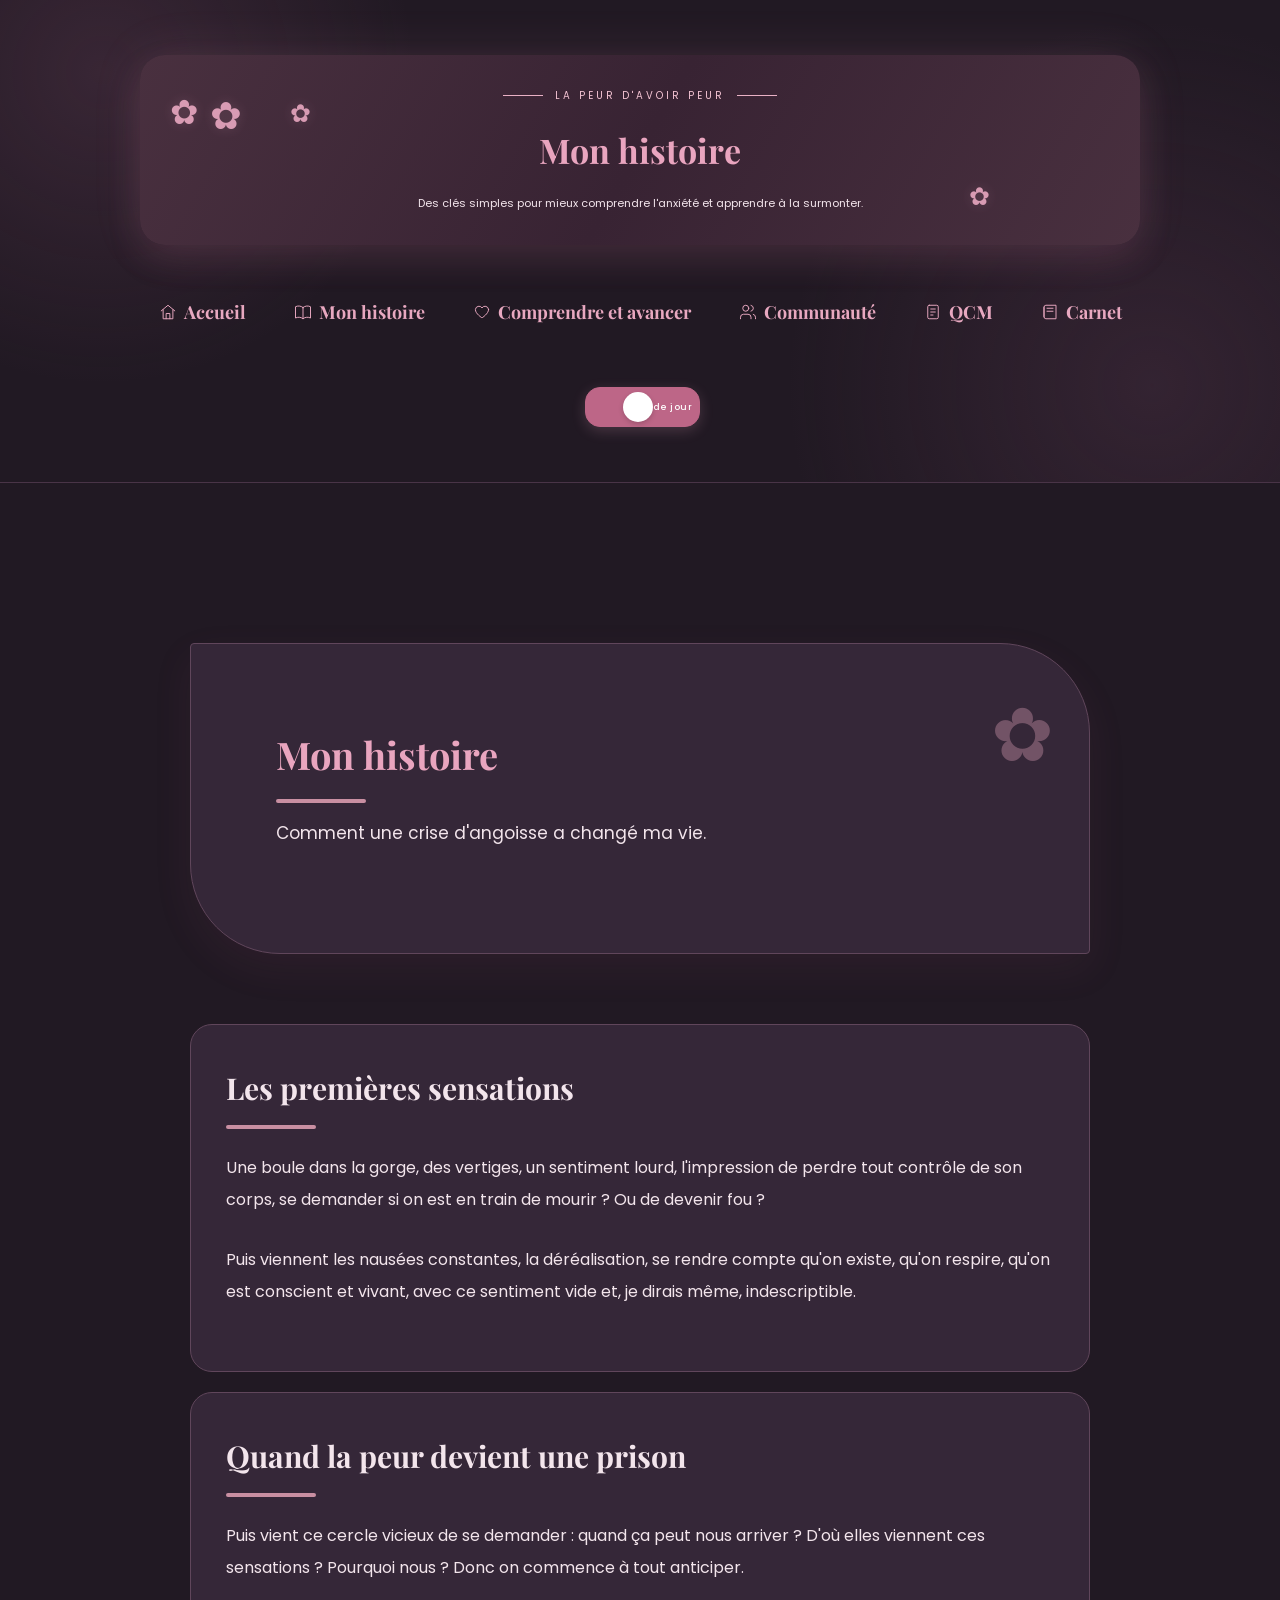
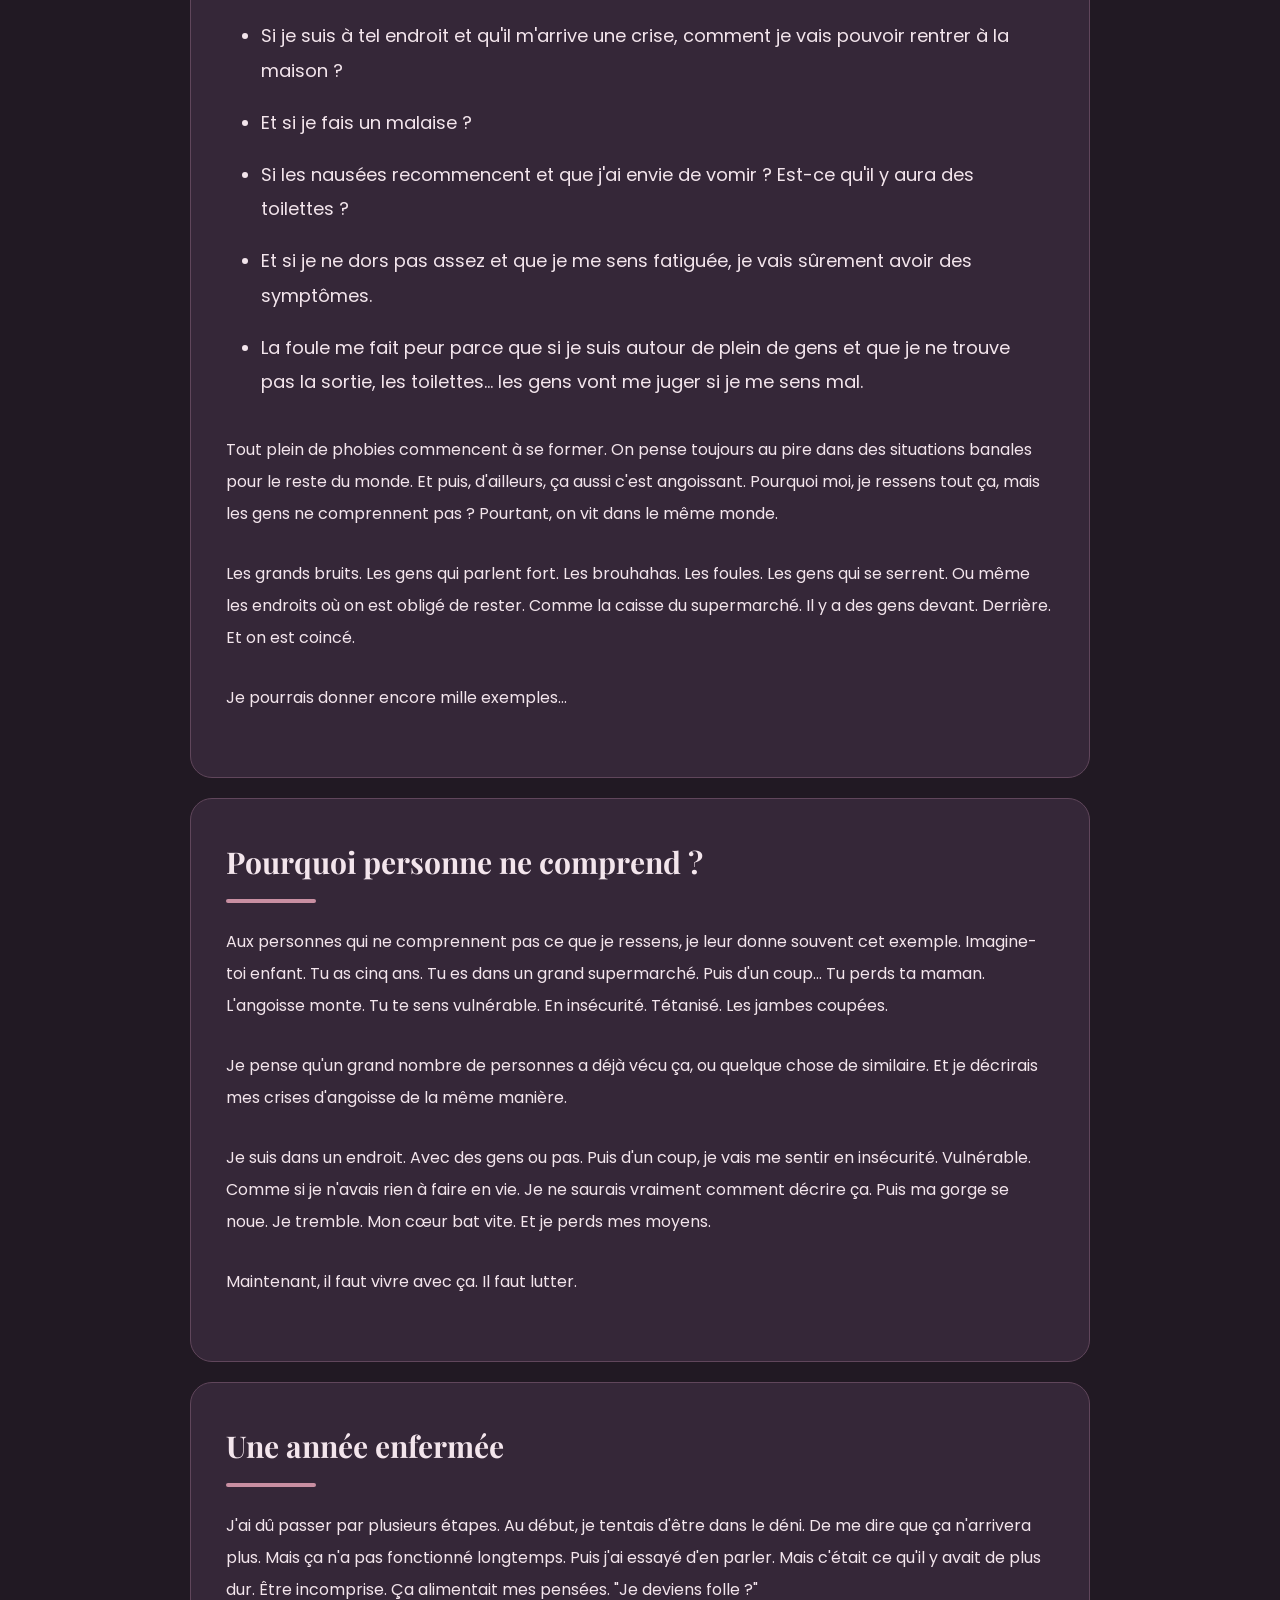
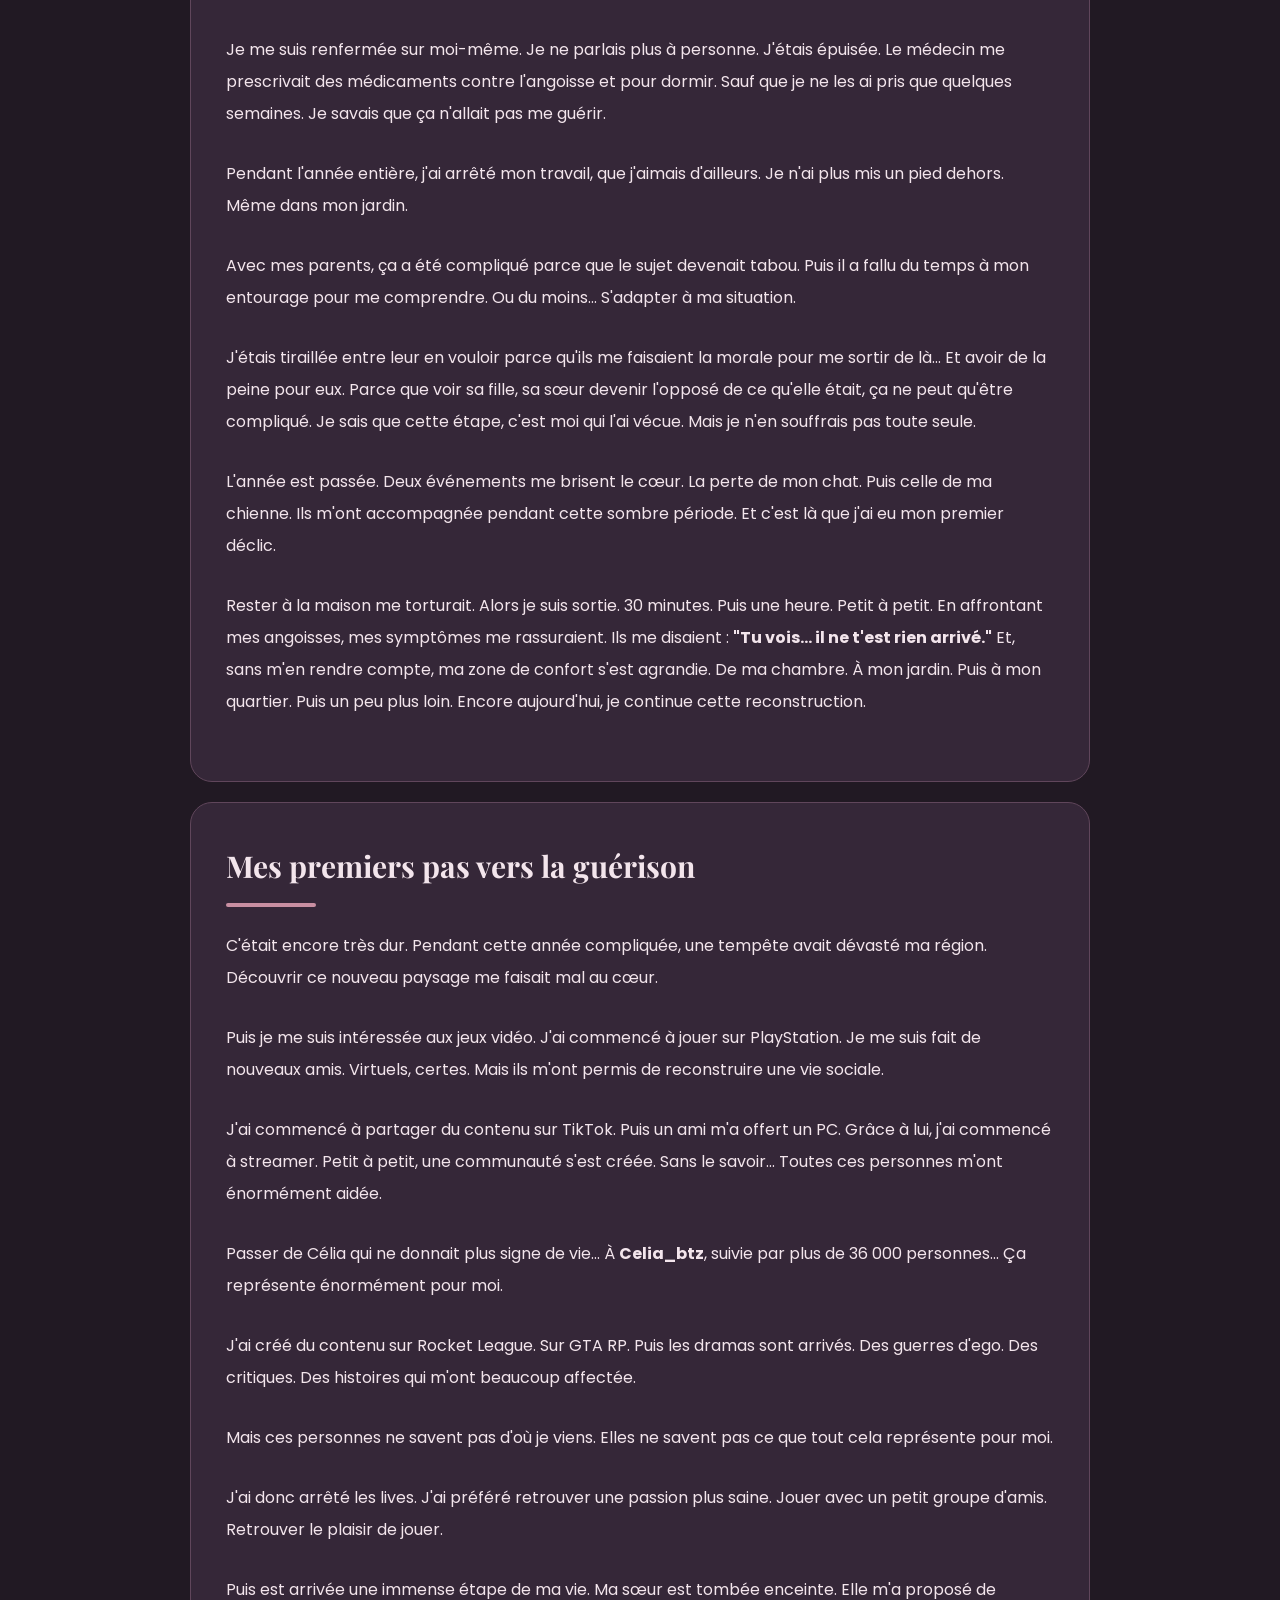
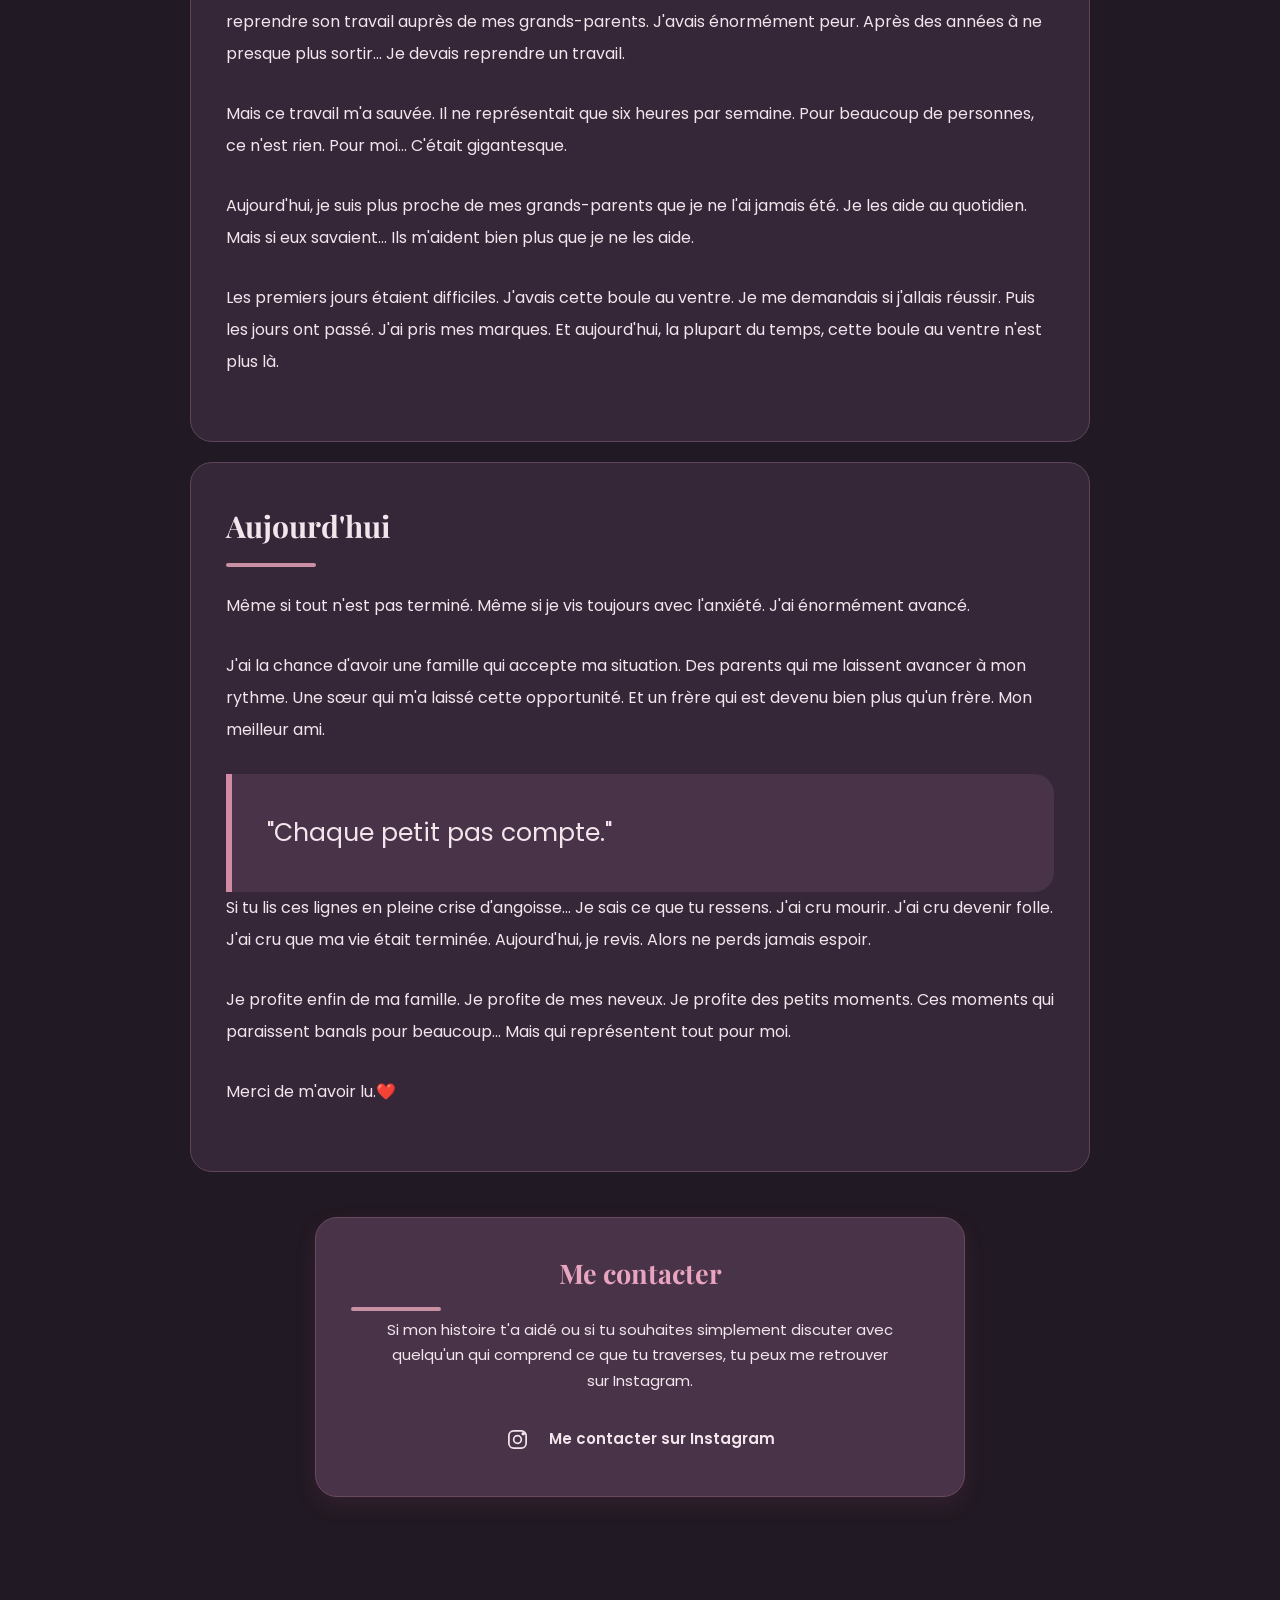
<file: histoire.html>
<!DOCTYPE html>
<html lang="fr">

<head>
    <meta charset="UTF-8">
    <meta name="viewport" content="width=device-width, initial-scale=1.0">

    <title>Mon histoire | La peur d'avoir peur</title>

    <meta name="description" content="Découvre l'histoire derrière La peur d'avoir peur, un témoignage personnel sur l'anxiété, les crises d'angoisse et le chemin vers le mieux-être.">

    <meta name="robots" content="index, follow">

    <link rel="canonical" href="https://celiabtz.github.io/la-peur-davoir-peur/histoire.html">

    <link rel="icon" type="image/png" href="logo.png">

    <link rel="stylesheet" href="style.css">
</head>

<body>

<header class="header">

   
<div class="banner">

    <div class="banner-flower flower-one">✿</div>
    <div class="banner-flower flower-two">✿</div>
    <div class="banner-flower flower-three">✿</div>
    <div class="banner-flower flower-four">✿</div>

    <div class="banner-content">

        <div class="banner-signature">
            <span></span>
            LA PEUR D'AVOIR PEUR
            <span></span>
        </div>

        <h1>Mon histoire</h1>

        <p>
            Des clés simples pour mieux comprendre
            l'anxiété et apprendre à la surmonter.
        </p>

    </div>

</div>

    <nav class="navigation-site">

        <a href="index.html">
            <svg viewBox="0 0 24 24" aria-hidden="true">
                <path d="M3 10.5 12 3l9 7.5M5.5 9v12h13V9M9.5 21v-7h5v7"/>
            </svg>
            <span>Accueil</span>
        </a>

        <a href="histoire.html">
            <svg viewBox="0 0 24 24" aria-hidden="true">
                <path d="M12 6C9 3.5 5 3.5 2 5v15c3-1.5 7-1.5 10 1 3-2.5 7-2.5 10-1V5c-3-1.5-7-1.5-10 1Z"/>
                <path d="M12 6v15"/>
            </svg>
            <span>Mon histoire</span>
        </a>

        <a href="solutions.html" class="active">
            <svg viewBox="0 0 24 24" aria-hidden="true">
                <path d="M20.8 8.8c0 5.5-8.8 11-8.8 11s-8.8-5.5-8.8-11A4.8 4.8 0 0 1 12 6.5a4.8 4.8 0 0 1 8.8 2.3Z"/>
            </svg>
            <span>Comprendre et avancer</span>
        </a>

        <a href="temoignages.html">
            <svg viewBox="0 0 24 24" aria-hidden="true">
                <path d="M16 21v-2a4 4 0 0 0-4-4H6a4 4 0 0 0-4 4v2"/>
                <circle cx="9" cy="7" r="4"/>
                <path d="M22 21v-2a4 4 0 0 0-3-3.9M16 3.1a4 4 0 0 1 0 7.8"/>
            </svg>
            <span>Communauté</span>
            <a href="questionnaire.html">
    <svg viewBox="0 0 24 24">
        <rect x="5" y="3" width="14" height="18" rx="2"/>
        <path d="M9 8h6 M9 12h6 M9 16h3"/>
    </svg>
    QCM
</a>

<a href="carnet.html">
    <svg viewBox="0 0 24 24">
        <path d="M4 5.5A2.5 2.5 0 0 1 6.5 3H20v18H6.5A2.5 2.5 0 0 1 4 18.5z"/>
        <path d="M4 5.5v13 M8 7h8 M8 11h8"/>
    </svg>
    Carnet
</a>
        </a>
<button type="button" id="theme-toggle">🌙 Mode nuit</button>
    </nav>

</header>



    <main>

        <section class="introduction histoire-intro">

            <h2>Mon histoire</h2>

            <p>Comment une crise d'angoisse a changé ma vie.</p>

        </section>


        <article class="temoignage">

           <section>

<h2>Les premières sensations</h2>

<p>
Une boule dans la gorge, des vertiges, un sentiment lourd,
l'impression de perdre tout contrôle de son corps,
se demander si on est en train de mourir ?
Ou de devenir fou ?
</p>

<p>
Puis viennent les nausées constantes,
la déréalisation,
se rendre compte qu'on existe,
qu'on respire,
qu'on est conscient et vivant,
avec ce sentiment vide et,
je dirais même,
indescriptible.
</p>

</section>

<section>

<h2>Quand la peur devient une prison</h2>

<p>

Puis vient ce cercle vicieux de se demander :
quand ça peut nous arriver ?
D'où elles viennent ces sensations ?
Pourquoi nous ?

Donc on commence à tout anticiper.

</p>

<ul>

<li>Si je suis à tel endroit et qu'il m'arrive une crise, comment je vais pouvoir rentrer à la maison ?</li>

<li>Et si je fais un malaise ?</li>

<li>Si les nausées recommencent et que j'ai envie de vomir ? Est-ce qu'il y aura des toilettes ?</li>

<li>Et si je ne dors pas assez et que je me sens fatiguée, je vais sûrement avoir des symptômes.</li>

<li>La foule me fait peur parce que si je suis autour de plein de gens et que je ne trouve pas la sortie, les toilettes... les gens vont me juger si je me sens mal.</li>

</ul>

<p>

Tout plein de phobies commencent à se former.

On pense toujours au pire dans des situations banales pour le reste du monde.

Et puis, d'ailleurs,
ça aussi c'est angoissant.

Pourquoi moi, je ressens tout ça,
mais les gens ne comprennent pas ?

Pourtant,
on vit dans le même monde.

</p>

<p>

Les grands bruits.

Les gens qui parlent fort.

Les brouhahas.

Les foules.

Les gens qui se serrent.

Ou même les endroits où on est obligé de rester.

Comme la caisse du supermarché.

Il y a des gens devant.

Derrière.

Et on est coincé.

</p>

<p>

Je pourrais donner encore mille exemples...

</p>

</section>

<section>

<h2>Pourquoi personne ne comprend ?</h2>

<p>

Aux personnes qui ne comprennent pas ce que je ressens,
je leur donne souvent cet exemple.

Imagine-toi enfant.

Tu as cinq ans.

Tu es dans un grand supermarché.

Puis d'un coup...

Tu perds ta maman.

L'angoisse monte.

Tu te sens vulnérable.

En insécurité.

Tétanisé.

Les jambes coupées.

</p>

<p>

Je pense qu'un grand nombre de personnes
a déjà vécu ça,
ou quelque chose de similaire.

Et je décrirais mes crises d'angoisse
de la même manière.

</p>

<p>

Je suis dans un endroit.

Avec des gens ou pas.

Puis d'un coup,
je vais me sentir en insécurité.

Vulnérable.

Comme si je n'avais rien à faire en vie.

Je ne saurais vraiment comment décrire ça.

Puis ma gorge se noue.

Je tremble.

Mon cœur bat vite.

Et je perds mes moyens.

</p>

<p>

Maintenant,
il faut vivre avec ça.

Il faut lutter.

</p>

</section>

<section>

<h2>Une année enfermée</h2>

<p>

J'ai dû passer par plusieurs étapes.

Au début,
je tentais d'être dans le déni.

De me dire que ça n'arrivera plus.

Mais ça n'a pas fonctionné longtemps.

Puis j'ai essayé d'en parler.

Mais c'était ce qu'il y avait de plus dur.

Être incomprise.

Ça alimentait mes pensées.

"Je deviens folle ?"

</p>

<p>

Je me suis renfermée sur moi-même.

Je ne parlais plus à personne.

J'étais épuisée.

Le médecin me prescrivait des médicaments contre l'angoisse et pour dormir.

Sauf que je ne les ai pris que quelques semaines.

Je savais que ça n'allait pas me guérir.

</p>
<p>

Pendant l'année entière, j'ai arrêté mon travail, que j'aimais d'ailleurs.

Je n'ai plus mis un pied dehors.

Même dans mon jardin.

</p>

<p>

Avec mes parents, ça a été compliqué parce que le sujet devenait tabou.

Puis il a fallu du temps à mon entourage pour me comprendre.

Ou du moins...

S'adapter à ma situation.

</p>

<p>

J'étais tiraillée entre leur en vouloir parce qu'ils me faisaient la morale pour me sortir de là...

Et avoir de la peine pour eux.

Parce que voir sa fille, sa sœur devenir l'opposé de ce qu'elle était, ça ne peut qu'être compliqué.

Je sais que cette étape, c'est moi qui l'ai vécue.

Mais je n'en souffrais pas toute seule.

</p>

<p>

L'année est passée.

Deux événements me brisent le cœur.

La perte de mon chat.

Puis celle de ma chienne.

Ils m'ont accompagnée pendant cette sombre période.

Et c'est là que j'ai eu mon premier déclic.

</p>

<p>

Rester à la maison me torturait.

Alors je suis sortie.

30 minutes.

Puis une heure.

Petit à petit.

En affrontant mes angoisses, mes symptômes me rassuraient.

Ils me disaient :

<strong>"Tu vois... il ne t'est rien arrivé."</strong>

Et, sans m'en rendre compte, ma zone de confort s'est agrandie.

De ma chambre.

À mon jardin.

Puis à mon quartier.

Puis un peu plus loin.

Encore aujourd'hui, je continue cette reconstruction.

</p>

</section>

<section>

<h2>Mes premiers pas vers la guérison</h2>

<p>

C'était encore très dur.

Pendant cette année compliquée, une tempête avait dévasté ma région.

Découvrir ce nouveau paysage me faisait mal au cœur.

</p>

<p>

Puis je me suis intéressée aux jeux vidéo.

J'ai commencé à jouer sur PlayStation.

Je me suis fait de nouveaux amis.

Virtuels, certes.

Mais ils m'ont permis de reconstruire une vie sociale.

</p>

<p>

J'ai commencé à partager du contenu sur TikTok.

Puis un ami m'a offert un PC.

Grâce à lui, j'ai commencé à streamer.

Petit à petit, une communauté s'est créée.

Sans le savoir...

Toutes ces personnes m'ont énormément aidée.

</p>

<p>

Passer de Célia qui ne donnait plus signe de vie...

À <strong>Celia_btz</strong>, suivie par plus de 36 000 personnes...

Ça représente énormément pour moi.

</p>

<p>

J'ai créé du contenu sur Rocket League.

Sur GTA RP.

Puis les dramas sont arrivés.

Des guerres d'ego.

Des critiques.

Des histoires qui m'ont beaucoup affectée.

</p>

<p>

Mais ces personnes ne savent pas d'où je viens.

Elles ne savent pas ce que tout cela représente pour moi.

</p>

<p>

J'ai donc arrêté les lives.

J'ai préféré retrouver une passion plus saine.

Jouer avec un petit groupe d'amis.

Retrouver le plaisir de jouer.

</p>

<p>

Puis est arrivée une immense étape de ma vie.

Ma sœur est tombée enceinte.

Elle m'a proposé de reprendre son travail auprès de mes grands-parents.

J'avais énormément peur.

Après des années à ne presque plus sortir...

Je devais reprendre un travail.

</p>

<p>

Mais ce travail m'a sauvée.

Il ne représentait que six heures par semaine.

Pour beaucoup de personnes, ce n'est rien.

Pour moi...

C'était gigantesque.

</p>

<p>

Aujourd'hui, je suis plus proche de mes grands-parents que je ne l'ai jamais été.

Je les aide au quotidien.

Mais si eux savaient...

Ils m'aident bien plus que je ne les aide.

</p>

<p>

Les premiers jours étaient difficiles.

J'avais cette boule au ventre.

Je me demandais si j'allais réussir.

Puis les jours ont passé.

J'ai pris mes marques.

Et aujourd'hui, la plupart du temps, cette boule au ventre n'est plus là.

</p>

</section>

<section>

<h2>Aujourd'hui</h2>

<p>

Même si tout n'est pas terminé.

Même si je vis toujours avec l'anxiété.

J'ai énormément avancé.

</p>

<p>

J'ai la chance d'avoir une famille qui accepte ma situation.

Des parents qui me laissent avancer à mon rythme.

Une sœur qui m'a laissé cette opportunité.

Et un frère qui est devenu bien plus qu'un frère.

Mon meilleur ami.

</p>

<blockquote>

"Chaque petit pas compte."

</blockquote>

<p>

Si tu lis ces lignes en pleine crise d'angoisse...

Je sais ce que tu ressens.

J'ai cru mourir.

J'ai cru devenir folle.

J'ai cru que ma vie était terminée.

Aujourd'hui, je revis.

Alors ne perds jamais espoir.

</p>

<p>

Je profite enfin de ma famille.

Je profite de mes neveux.

Je profite des petits moments.

Ces moments qui paraissent banals pour beaucoup...

Mais qui représentent tout pour moi.

</p>

<p class="merci">

 Merci de m'avoir lu.❤️

</p>

</article>

<section class="contact">
    <h2>Me contacter</h2>

    <p>
        Si mon histoire t'a aidé ou si tu souhaites simplement discuter
        avec quelqu'un qui comprend ce que tu traverses,
        tu peux me retrouver sur Instagram.
    </p>

    <a href="https://www.instagram.com/Celia_btz/"
       target="_blank"
       rel="noopener noreferrer"
       class="instagram">

        <svg class="instagram-logo" viewBox="0 0 24 24" aria-hidden="true">
            <rect x="3" y="3" width="18" height="18" rx="5"></rect>
            <circle cx="12" cy="12" r="4"></circle>
            <circle cx="18" cy="6" r="1"></circle>
        </svg>

        <span>Me contacter sur Instagram</span>
    </a>
</section>

<script src="theme.js"></script>
</body>
</html>
</file>
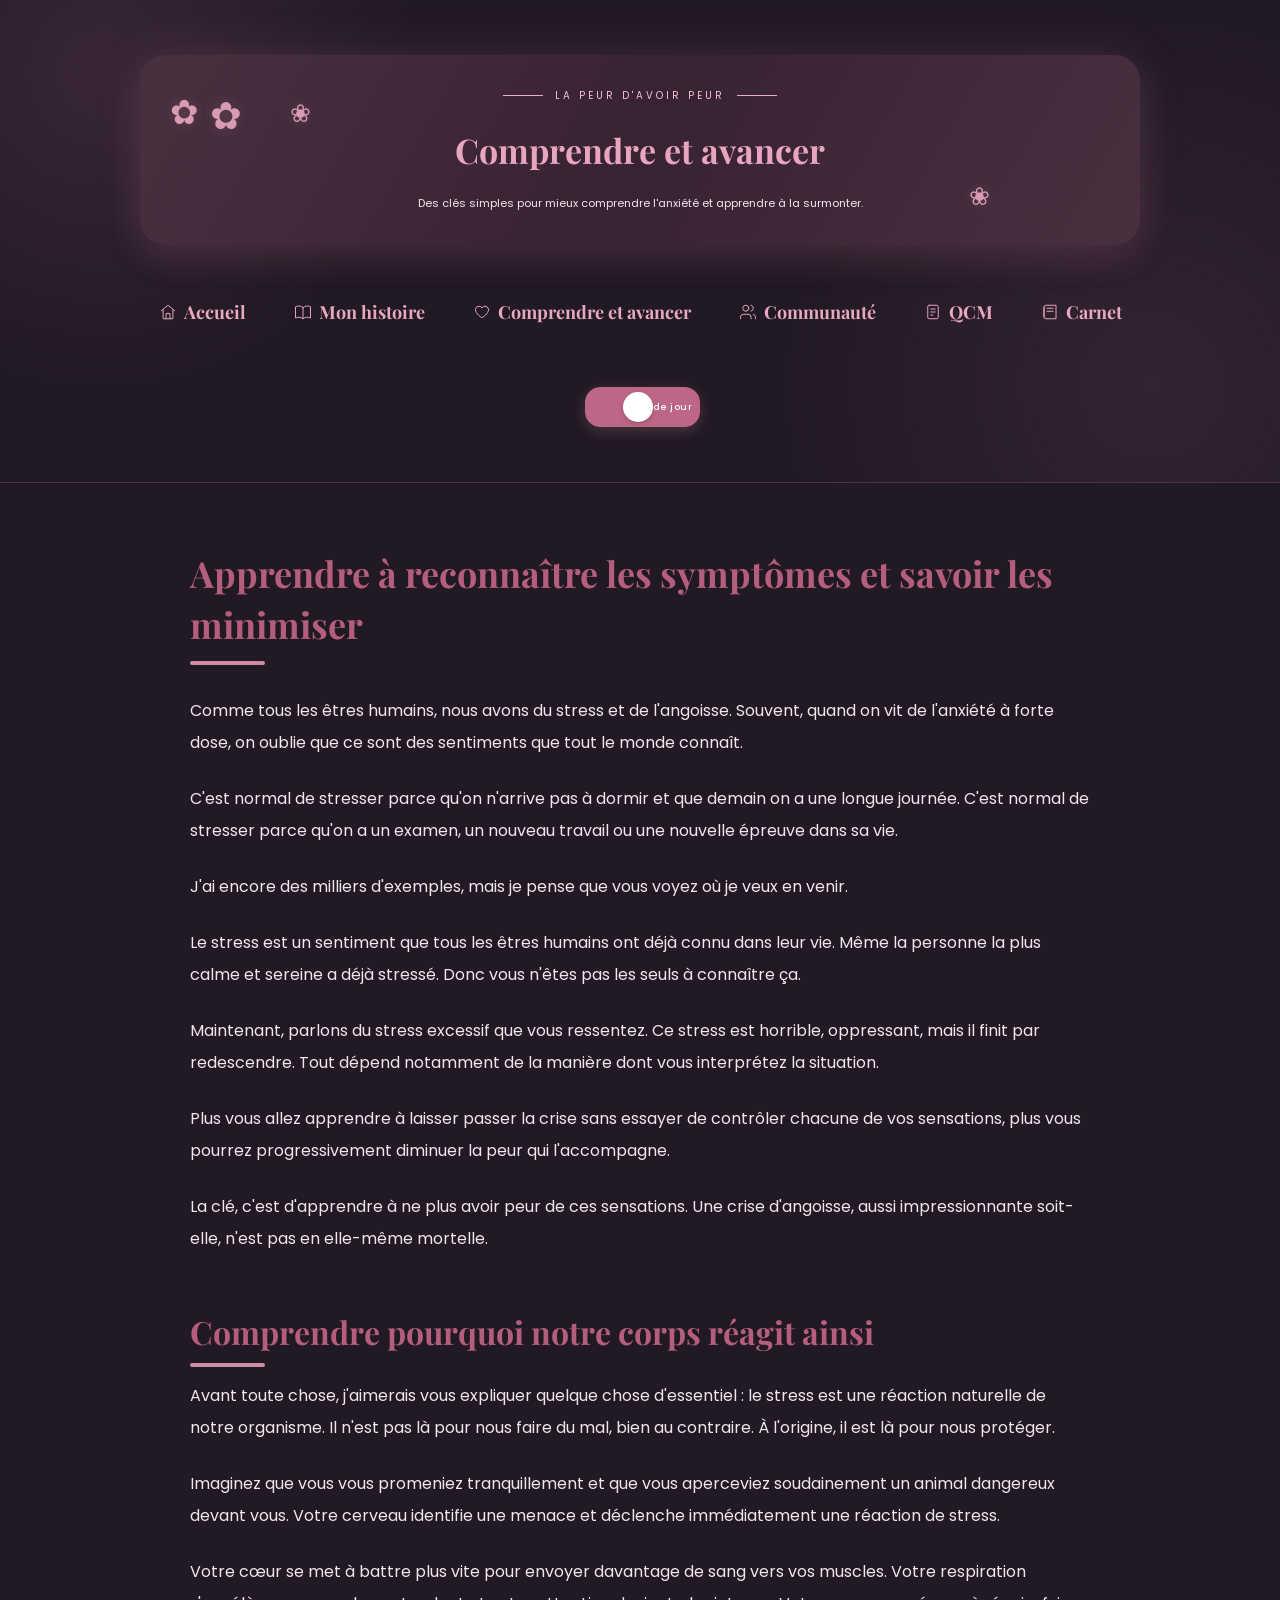
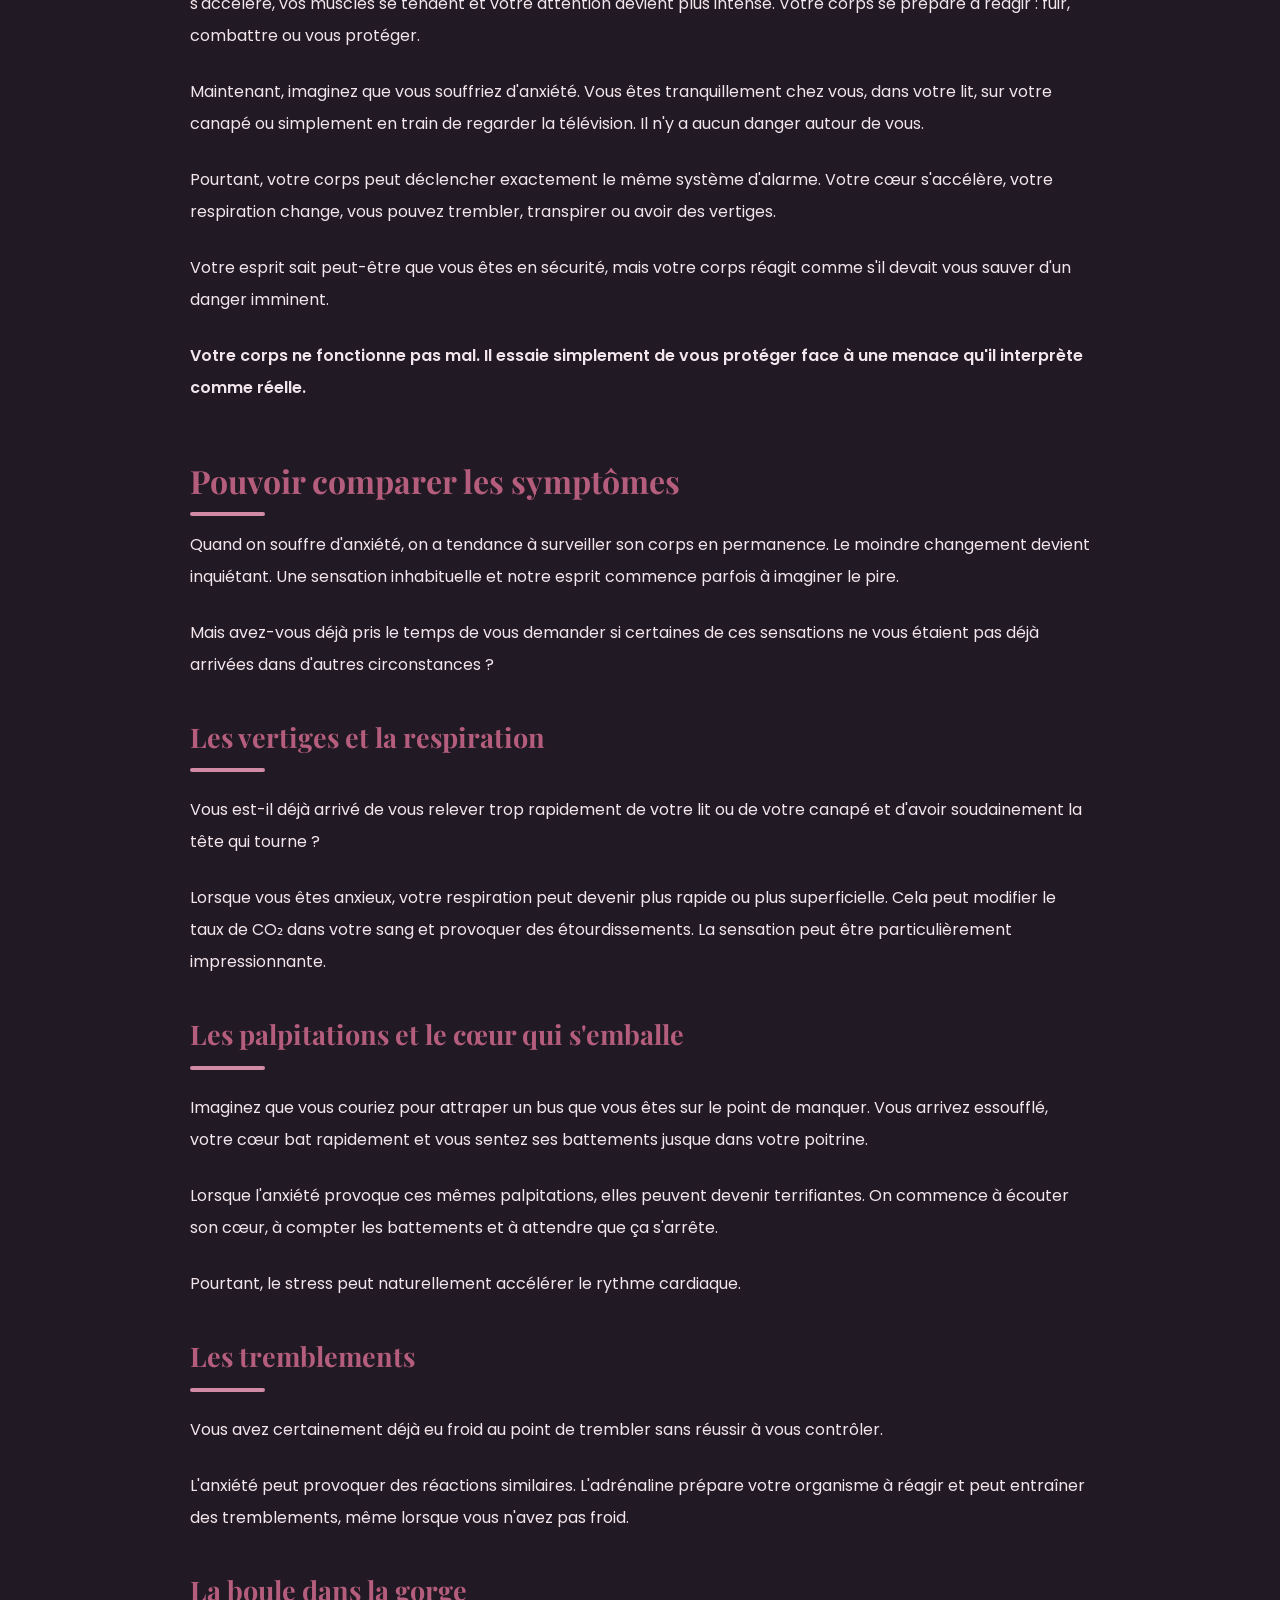
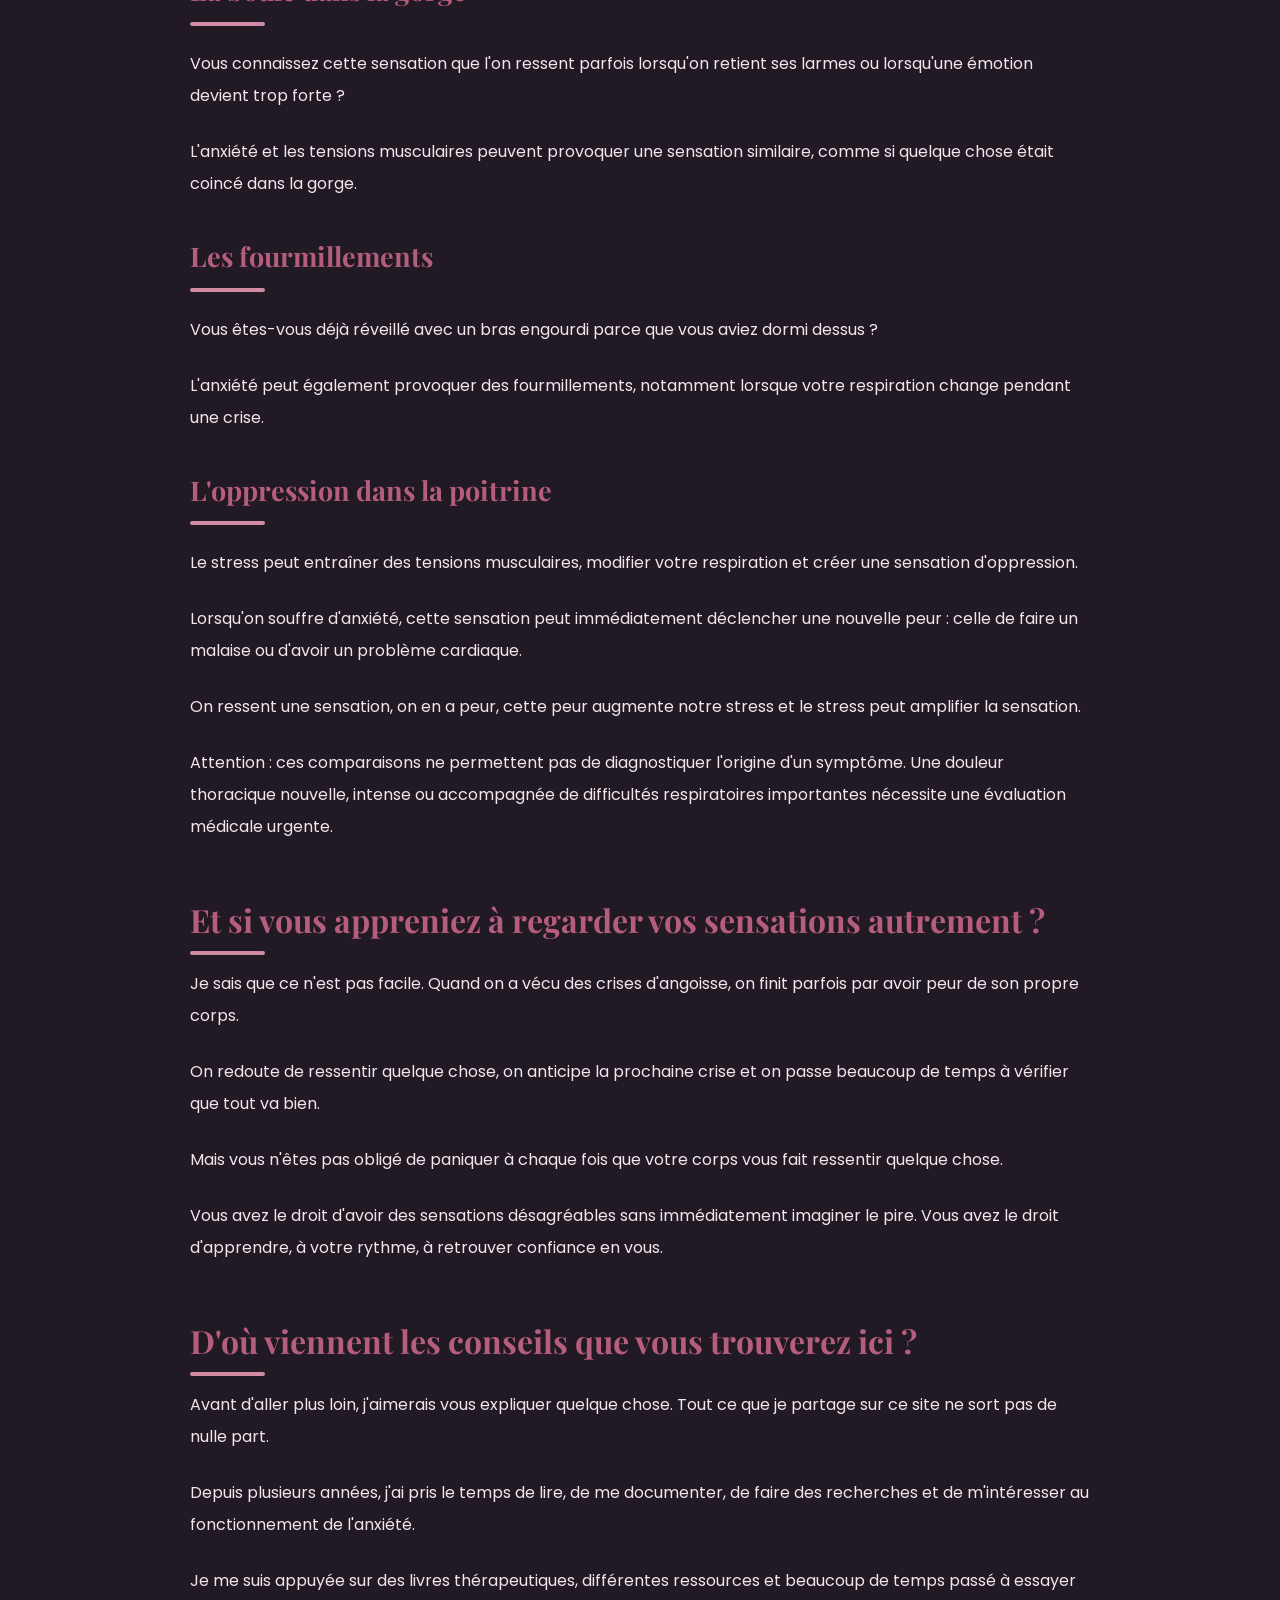
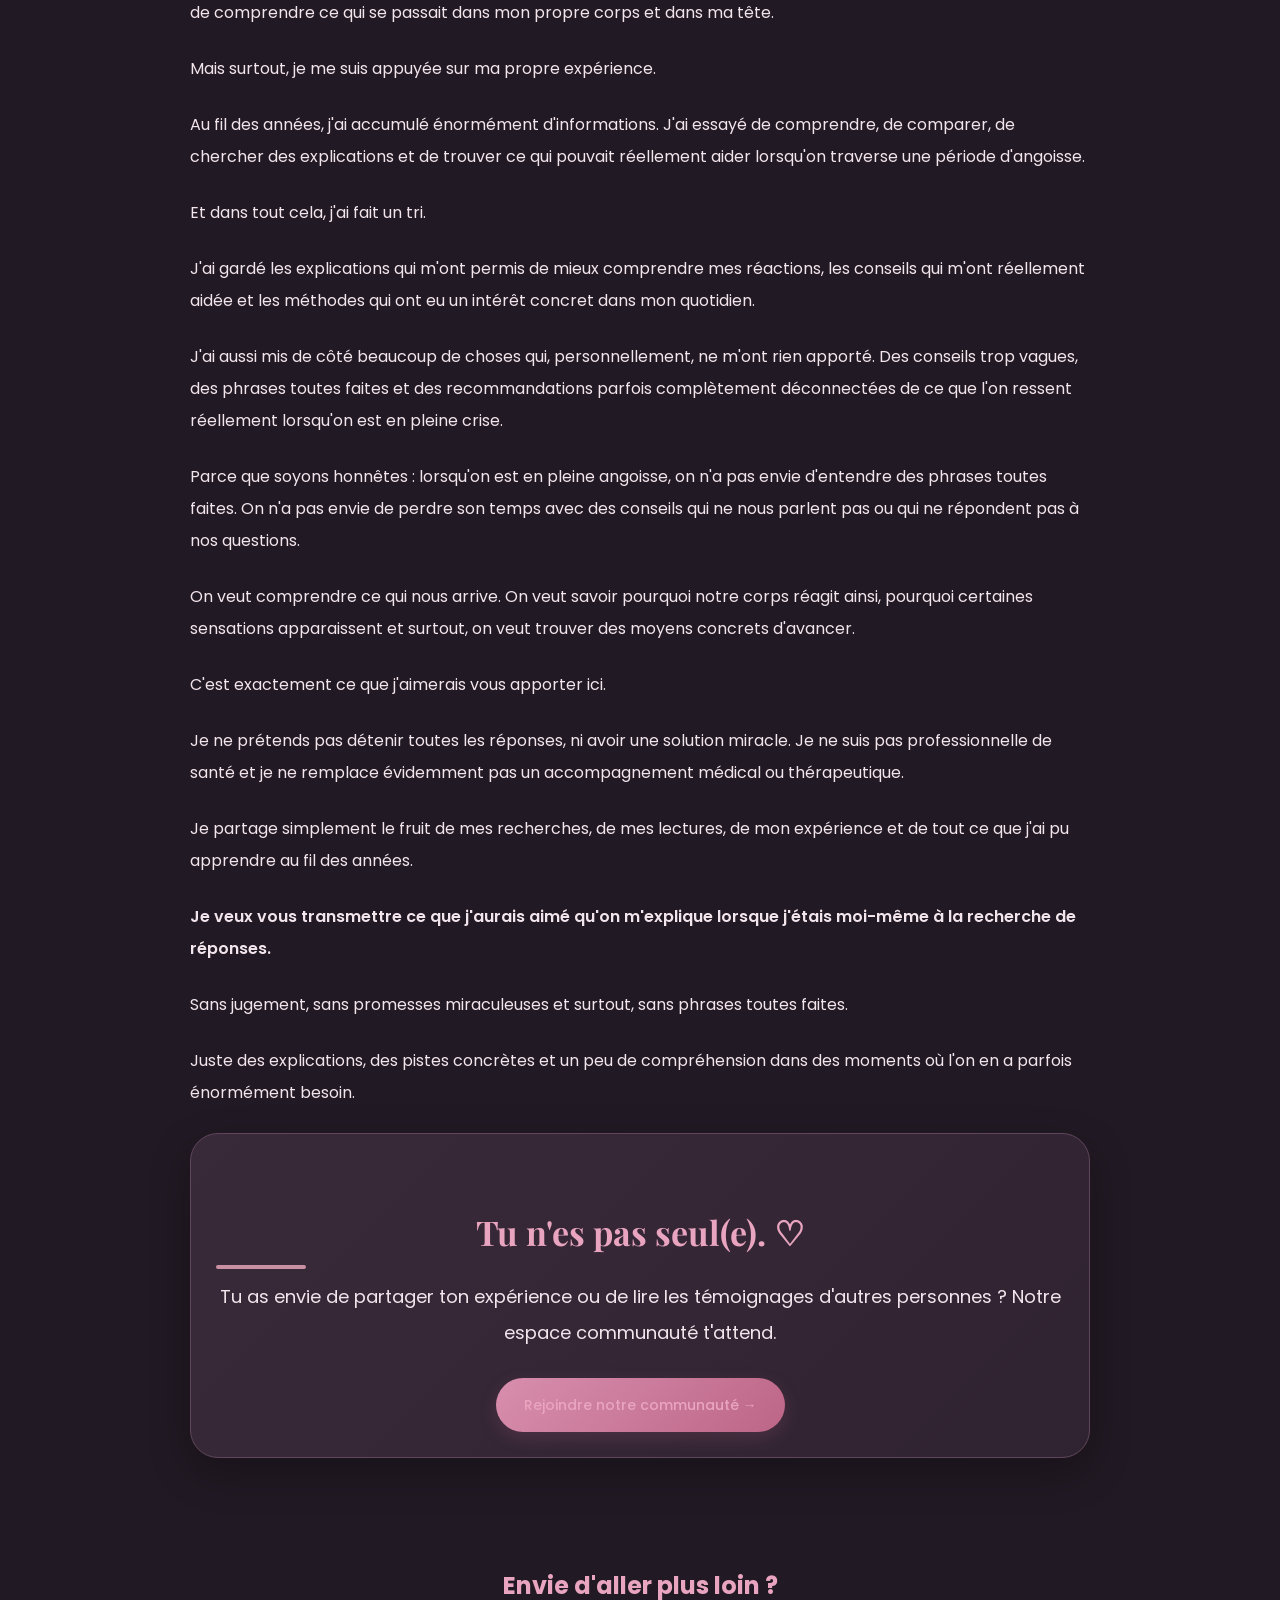
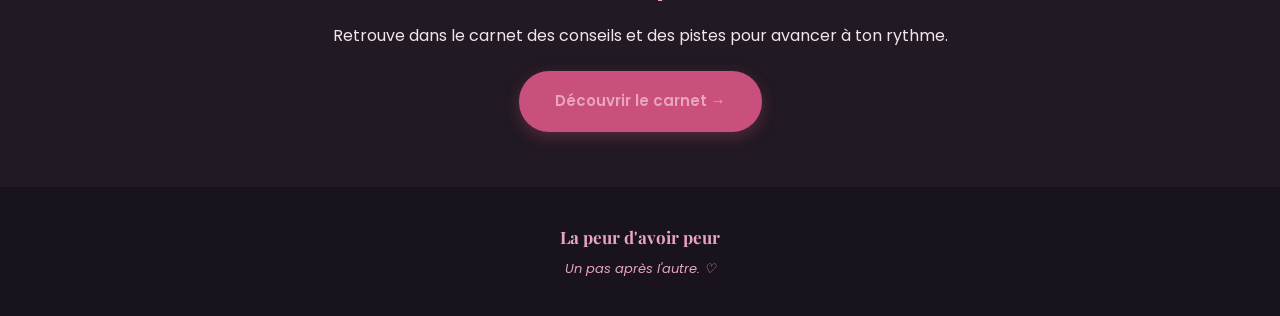
<file: solutions.html>
<!DOCTYPE html>
<html lang="fr">

<head>
    <link rel="icon" type="image/png" href="logo.png">
    <meta charset="UTF-8">
    <meta name="viewport" content="width=device-width, initial-scale=1.0">
    <title>Comprendre et avancer | La peur d'avoir peur</title>
    <link rel="stylesheet" href="style.css">
</head>

<body>

    
<header class="header">

    
<div class="banner">

    <div class="banner-flower flower-one">✿</div>
<div class="banner-flower flower-two">❀</div>
<div class="banner-flower flower-three">✿</div>
<div class="banner-flower flower-four">❀</div>

    <div class="banner-content">

        <div class="banner-signature">
            <span></span>
            LA PEUR D'AVOIR PEUR
            <span></span>
        </div>

        <h1>Comprendre et avancer</h1>

        <p>
            Des clés simples pour mieux comprendre
            l'anxiété et apprendre à la surmonter.
        </p>

    </div>

</div>


    <nav class="navigation-site">

        <a href="index.html">
            <svg viewBox="0 0 24 24" aria-hidden="true">
                <path d="M3 10.5 12 3l9 7.5M5.5 9v12h13V9M9.5 21v-7h5v7"/>
            </svg>
            <span>Accueil</span>
        </a>

        <a href="histoire.html">
            <svg viewBox="0 0 24 24" aria-hidden="true">
                <path d="M12 6C9 3.5 5 3.5 2 5v15c3-1.5 7-1.5 10 1 3-2.5 7-2.5 10-1V5c-3-1.5-7-1.5-10 1Z"/>
                <path d="M12 6v15"/>
            </svg>
            <span>Mon histoire</span>
        </a>

        <a href="solutions.html" class="active">
            <svg viewBox="0 0 24 24" aria-hidden="true">
                <path d="M20.8 8.8c0 5.5-8.8 11-8.8 11s-8.8-5.5-8.8-11A4.8 4.8 0 0 1 12 6.5a4.8 4.8 0 0 1 8.8 2.3Z"/>
            </svg>
            <span>Comprendre et avancer</span>
        </a>

        <a href="temoignages.html">
            <svg viewBox="0 0 24 24" aria-hidden="true">
                <path d="M16 21v-2a4 4 0 0 0-4-4H6a4 4 0 0 0-4 4v2"/>
                <circle cx="9" cy="7" r="4"/>
                <path d="M22 21v-2a4 4 0 0 0-3-3.9M16 3.1a4 4 0 0 1 0 7.8"/>
            </svg>
            <span>Communauté</span>
            <a href="questionnaire.html">
    <svg viewBox="0 0 24 24">
        <rect x="5" y="3" width="14" height="18" rx="2"/>
        <path d="M9 8h6 M9 12h6 M9 16h3"/>
    </svg>
    QCM
</a>

<a href="carnet.html">
    <svg viewBox="0 0 24 24">
        <path d="M4 5.5A2.5 2.5 0 0 1 6.5 3H20v18H6.5A2.5 2.5 0 0 1 4 18.5z"/>
        <path d="M4 5.5v13 M8 7h8 M8 11h8"/>
    </svg>
    Carnet
</a>
        </a>
<button type="button" id="theme-toggle">🌙 Mode nuit</button>
    </nav>

</header>


   

<main class="contenu">

    <section class="article">

        <!-- PARTIE 1 : RECONNAÎTRE LES SYMPTÔMES -->

        <h1>Apprendre à reconnaître les symptômes et savoir les minimiser</h1>

        <p>
            Comme tous les êtres humains, nous avons du stress et de l'angoisse.
            Souvent, quand on vit de l'anxiété à forte dose, on oublie que ce
            sont des sentiments que tout le monde connaît.
        </p>

        <p>
            C'est normal de stresser parce qu'on n'arrive pas à dormir et que
            demain on a une longue journée. C'est normal de stresser parce
            qu'on a un examen, un nouveau travail ou une nouvelle épreuve
            dans sa vie.
        </p>

        <p>
            J'ai encore des milliers d'exemples, mais je pense que vous voyez
            où je veux en venir.
        </p>

        <p>
            Le stress est un sentiment que tous les êtres humains ont déjà
            connu dans leur vie. Même la personne la plus calme et sereine
            a déjà stressé. Donc vous n'êtes pas les seuls à connaître ça.
        </p>

        <p>
            Maintenant, parlons du stress excessif que vous ressentez.
            Ce stress est horrible, oppressant, mais il finit par redescendre.
            Tout dépend notamment de la manière dont vous interprétez
            la situation.
        </p>

        <p>
            Plus vous allez apprendre à laisser passer la crise sans essayer
            de contrôler chacune de vos sensations, plus vous pourrez
            progressivement diminuer la peur qui l'accompagne.
        </p>

        <p>
            La clé, c'est d'apprendre à ne plus avoir peur de ces sensations.
            Une crise d'angoisse, aussi impressionnante soit-elle,
            n'est pas en elle-même mortelle.
        </p>


        <!-- PARTIE 2 : COMPRENDRE SON CORPS -->

        <h2>Comprendre pourquoi notre corps réagit ainsi</h2>

        <p>
            Avant toute chose, j'aimerais vous expliquer quelque chose
            d'essentiel : le stress est une réaction naturelle de notre
            organisme. Il n'est pas là pour nous faire du mal,
            bien au contraire. À l'origine, il est là pour nous protéger.
        </p>

        <p>
            Imaginez que vous vous promeniez tranquillement et que vous
            aperceviez soudainement un animal dangereux devant vous.
            Votre cerveau identifie une menace et déclenche immédiatement
            une réaction de stress.
        </p>

        <p>
            Votre cœur se met à battre plus vite pour envoyer davantage
            de sang vers vos muscles. Votre respiration s'accélère,
            vos muscles se tendent et votre attention devient plus intense.
            Votre corps se prépare à réagir : fuir, combattre ou vous protéger.
        </p>

        <p>
            Maintenant, imaginez que vous souffriez d'anxiété.
            Vous êtes tranquillement chez vous, dans votre lit,
            sur votre canapé ou simplement en train de regarder la télévision.
            Il n'y a aucun danger autour de vous.
        </p>

        <p>
            Pourtant, votre corps peut déclencher exactement le même système
            d'alarme. Votre cœur s'accélère, votre respiration change,
            vous pouvez trembler, transpirer ou avoir des vertiges.
        </p>

        <p>
            Votre esprit sait peut-être que vous êtes en sécurité,
            mais votre corps réagit comme s'il devait vous sauver
            d'un danger imminent.
        </p>

        <p>
            <strong>
                Votre corps ne fonctionne pas mal. Il essaie simplement
                de vous protéger face à une menace qu'il interprète
                comme réelle.
            </strong>
        </p>

        <h2>Pouvoir comparer les symptômes</h2>

        <p>
            Quand on souffre d'anxiété, on a tendance à surveiller son corps
            en permanence. Le moindre changement devient inquiétant.
            Une sensation inhabituelle et notre esprit commence parfois
            à imaginer le pire.
        </p>

        <p>
            Mais avez-vous déjà pris le temps de vous demander si certaines
            de ces sensations ne vous étaient pas déjà arrivées
            dans d'autres circonstances ?
        </p>

        <h3>Les vertiges et la respiration</h3>

        <p>
            Vous est-il déjà arrivé de vous relever trop rapidement
            de votre lit ou de votre canapé et d'avoir soudainement
            la tête qui tourne ?
        </p>

        <p>
            Lorsque vous êtes anxieux, votre respiration peut devenir
            plus rapide ou plus superficielle. Cela peut modifier le taux
            de CO₂ dans votre sang et provoquer des étourdissements.
            La sensation peut être particulièrement impressionnante.
        </p>

        <h3>Les palpitations et le cœur qui s'emballe</h3>

        <p>
            Imaginez que vous couriez pour attraper un bus que vous êtes
            sur le point de manquer. Vous arrivez essoufflé, votre cœur
            bat rapidement et vous sentez ses battements jusque dans
            votre poitrine.
        </p>

        <p>
            Lorsque l'anxiété provoque ces mêmes palpitations,
            elles peuvent devenir terrifiantes. On commence à écouter
            son cœur, à compter les battements et à attendre que ça s'arrête.
        </p>

        <p>
            Pourtant, le stress peut naturellement accélérer
            le rythme cardiaque.
        </p>

        <h3>Les tremblements</h3>

        <p>
            Vous avez certainement déjà eu froid au point de trembler
            sans réussir à vous contrôler.
        </p>

        <p>
            L'anxiété peut provoquer des réactions similaires.
            L'adrénaline prépare votre organisme à réagir et peut entraîner
            des tremblements, même lorsque vous n'avez pas froid.
        </p>

        <h3>La boule dans la gorge</h3>

        <p>
            Vous connaissez cette sensation que l'on ressent parfois
            lorsqu'on retient ses larmes ou lorsqu'une émotion devient
            trop forte ?
        </p>

        <p>
            L'anxiété et les tensions musculaires peuvent provoquer
            une sensation similaire, comme si quelque chose était
            coincé dans la gorge.
        </p>

        <h3>Les fourmillements</h3>

        <p>
            Vous êtes-vous déjà réveillé avec un bras engourdi
            parce que vous aviez dormi dessus ?
        </p>

        <p>
            L'anxiété peut également provoquer des fourmillements,
            notamment lorsque votre respiration change pendant une crise.
        </p>

        <h3>L'oppression dans la poitrine</h3>

        <p>
            Le stress peut entraîner des tensions musculaires,
            modifier votre respiration et créer une sensation d'oppression.
        </p>

        <p>
            Lorsqu'on souffre d'anxiété, cette sensation peut immédiatement
            déclencher une nouvelle peur : celle de faire un malaise
            ou d'avoir un problème cardiaque.
        </p>

        <p>
            On ressent une sensation, on en a peur, cette peur augmente
            notre stress et le stress peut amplifier la sensation.
        </p>

        <p>
            Attention : ces comparaisons ne permettent pas de diagnostiquer
            l'origine d'un symptôme. Une douleur thoracique nouvelle,
            intense ou accompagnée de difficultés respiratoires importantes
            nécessite une évaluation médicale urgente.
        </p>

        <h2>Et si vous appreniez à regarder vos sensations autrement ?</h2>

        <p>
            Je sais que ce n'est pas facile. Quand on a vécu des crises
            d'angoisse, on finit parfois par avoir peur de son propre corps.
        </p>

        <p>
            On redoute de ressentir quelque chose, on anticipe la prochaine
            crise et on passe beaucoup de temps à vérifier que tout va bien.
        </p>

        <p>
            Mais vous n'êtes pas obligé de paniquer à chaque fois que
            votre corps vous fait ressentir quelque chose.
        </p>

        <p>
            Vous avez le droit d'avoir des sensations désagréables
            sans immédiatement imaginer le pire. Vous avez le droit
            d'apprendre, à votre rythme, à retrouver confiance en vous.
        </p>


        <!-- PARTIE 3 : NOS SOURCES -->

        <h2>D'où viennent les conseils que vous trouverez ici ?</h2>

        <p>
            Avant d'aller plus loin, j'aimerais vous expliquer quelque chose.
            Tout ce que je partage sur ce site ne sort pas de nulle part.
        </p>

        <p>
            Depuis plusieurs années, j'ai pris le temps de lire,
            de me documenter, de faire des recherches et de m'intéresser
            au fonctionnement de l'anxiété.
        </p>

        <p>
            Je me suis appuyée sur des livres thérapeutiques,
            différentes ressources et beaucoup de temps passé à essayer
            de comprendre ce qui se passait dans mon propre corps
            et dans ma tête.
        </p>

        <p>
            Mais surtout, je me suis appuyée sur ma propre expérience.
        </p>

        <p>
            Au fil des années, j'ai accumulé énormément d'informations.
            J'ai essayé de comprendre, de comparer, de chercher
            des explications et de trouver ce qui pouvait réellement
            aider lorsqu'on traverse une période d'angoisse.
        </p>

        <p>Et dans tout cela, j'ai fait un tri.</p>

        <p>
            J'ai gardé les explications qui m'ont permis de mieux comprendre
            mes réactions, les conseils qui m'ont réellement aidée
            et les méthodes qui ont eu un intérêt concret dans mon quotidien.
        </p>

        <p>
            J'ai aussi mis de côté beaucoup de choses qui, personnellement,
            ne m'ont rien apporté. Des conseils trop vagues,
            des phrases toutes faites et des recommandations parfois
            complètement déconnectées de ce que l'on ressent réellement
            lorsqu'on est en pleine crise.
        </p>

        <p>
            Parce que soyons honnêtes : lorsqu'on est en pleine angoisse,
            on n'a pas envie d'entendre des phrases toutes faites.
            On n'a pas envie de perdre son temps avec des conseils
            qui ne nous parlent pas ou qui ne répondent pas à nos questions.
        </p>

        <p>
            On veut comprendre ce qui nous arrive. On veut savoir pourquoi
            notre corps réagit ainsi, pourquoi certaines sensations
            apparaissent et surtout, on veut trouver des moyens concrets
            d'avancer.
        </p>

        <p>C'est exactement ce que j'aimerais vous apporter ici.</p>

        <p>
            Je ne prétends pas détenir toutes les réponses, ni avoir
            une solution miracle. Je ne suis pas professionnelle de santé
            et je ne remplace évidemment pas un accompagnement médical
            ou thérapeutique.
        </p>

        <p>
            Je partage simplement le fruit de mes recherches,
            de mes lectures, de mon expérience et de tout ce que
            j'ai pu apprendre au fil des années.
        </p>

        <p>
            <strong>
                Je veux vous transmettre ce que j'aurais aimé qu'on
                m'explique lorsque j'étais moi-même à la recherche de réponses.
            </strong>
        </p>

        <p>
            Sans jugement, sans promesses miraculeuses et surtout,
            sans phrases toutes faites.
        </p>

        <p>
            Juste des explications, des pistes concrètes et un peu
            de compréhension dans des moments où l'on en a parfois
            énormément besoin.
        </p>

    </section>
<section class="accueil-fin">
    <h2>Tu n'es pas seul(e). ♡</h2>
    <p>
        Tu as envie de partager ton expérience ou de lire les témoignages d'autres personnes ?
        Notre espace communauté t'attend.
    </p>
    <a href="temoignages.html" class="accueil-bouton">
        Rejoindre notre communauté →
    </a>
</section>
</main>

</main>
<div class="carnet-link">
    <h2>Envie d'aller plus loin ?</h2>
    <p>Retrouve dans le carnet des conseils et des pistes pour avancer à ton rythme.</p>
    <a href="carnet.html" class="btn-carnet">
        Découvrir le carnet →
    </a>
</div>

    <footer>
        <p>La peur d'avoir peur</p>
        <p>Un pas après l'autre. ♡</p>
    </footer>
<script src="theme.js"></script>
</body>
</html>
</file>
<file: style.css>
/* ==========================
   GOOGLE FONT
========================== */

@import url('https://fonts.googleapis.com/css2?family=Poppins:wght@300;400;500;600&family=Playfair+Display:wght@700&display=swap');

/* ==========================
   RESET
========================== */

*{
    margin:0;
    padding:0;
    box-sizing:border-box;
}

html{
    scroll-behavior:smooth;
}

body {
    background: #faf7f2;
    color: #493e35;
    font-family: "Poppins", sans-serif;
    line-height: 1.9;
    overflow-x: hidden;
}

/* ==========================
   HERO
========================== */

.hero{

    height:100vh;

    background:
    linear-gradient(rgba(107, 0, 107, 0.55),
    rgba(254, 214, 255, 0.55)),
    url("images/header.jpg");

    background-size:cover;

    background-position:center;

    display:flex;

    justify-content:center;

    align-items:center;

    text-align:center;

    color:white;

}

.hero-content{

    width:90%;

    max-width:900px;

    animation:fade 1.5s;

}

.hero h1{

    font-family: Georgia, serif;

    font-size:70px;

    margin-bottom:20px;

}

.hero p{

    font-size:24px;

    opacity:.9;

    margin-bottom:40px;

}

.btn{

    display:inline-block;

    text-decoration:none;

    color:white;

    border:2px solid white;

    padding:18px 45px;

    border-radius:60px;

    transition:.4s;

    font-weight:600;

}

.btn:hover{

    background:white;

    color:#333;

    transform:translateY(-3px);

}

/* ==========================
   ARTICLE
========================== */

main{

    width:90%;

    max-width:900px;

    margin:auto;

    padding:90px 0;

}

section{

    margin-bottom:110px;

}

section h2{

    font-family:"Playfair Display";

    font-size: 34px;


    color:#3d3d3d;

    margin-bottom:35px;

    position:relative;

}

section h2::after{

    content:"";

    position:absolute;

    bottom:-12px;

    left:0;

    width:90px;

    height:4px;

    border-radius:20px;

    background:#c98fa2;

}

section p{

    margin-bottom:28px;

    font-size:18px;

}

ul{

    margin:35px;

}

li{

    margin-bottom:18px;

    font-size:18px;

}.instagram{
    display:inline-flex;
    align-items:center;
    justify-content:center;

    background:#E1306C;
    color:white;
    text-decoration:none;

    padding:16px 35px;
    border-radius:50px;

    font-weight:600;
    font-size:18px;

    transition:.3s;
}

.instagram:hover{
    background:#c6285c;
    transform:translateY(-3px);
    box-shadow:0 10px 25px rgba(225,48,108,.35);
}/* EN-TÊTE DE LA PAGE HISTOIRE */
/* Logo Instagram */
.instagram-logo {
    width: 23px;
    height: 23px;
    display: inline-block;
    vertical-align: middle;
    fill: none;
    stroke: currentColor;
    stroke-width: 1.8;
    margin-right: 10px;
}
.header {
    display: flex;
    flex-direction: column;
    align-items: center;
    width: 100%;
    padding: 30px 20px;
    box-sizing: border-box;
    gap: 25px;
}


/* ===== BANNIERE FLEURIE ===== */

.banner {
    width: 90%;
    max-width: 1100px;
    height: 190px;
    margin: 25px auto 0;
    position: relative;
    overflow: hidden;
    display: flex;
    align-items: center;
    justify-content: center;
    border-radius: 25px;

 background: linear-gradient(
    120deg,
    #49303f,
    #382333,
    #49303f
) !important;
}

/* CONTENU */

.banner-content {
    position: relative;
    z-index: 2;
    text-align: center;
    padding: 20px;
}

.banner-signature {
    display: flex;
    align-items: center;
    justify-content: center;
    gap: 12px;
    color: #f4c3d3;
    font-family: 'Poppins', sans-serif;
    font-size: 10px;
    letter-spacing: 3px;
    margin-bottom: 13px;
}

.banner-signature span {
    width: 40px;
    height: 1px;
    background: #e9b1c5;
}

.banner-content h1 {
    color: #f5a9c3;
    font-family: 'Playfair Display', serif;
    font-size: 34px;
    margin: 0 0 10px;
}

.banner-content p {
    color: #f8dce5;
    font-family: 'Poppins', sans-serif;
    font-size: 11px;
    margin: 0;
}

/* PETITES FLEURS ANIMEES */

.banner-flower {
    position: absolute;
    color: #d77c9f;
    font-size: 24px;
    opacity: 0.9;
    animation: flowerFloat 4s ease-in-out infinite;
}

.flower-one {
    top: 12px;
    left: 9%;
}

.flower-two {
    top: 35px;
    right: 7%;
    font-size: 30px;
    animation-delay: 1s;
}

.flower-three {
    bottom: 42px;
    left: 3%;
    font-size: 22px;
    animation-delay: 2s;
}

.flower-four {
    bottom: 15px;
    right: 8%;
    font-size: 23px;
    animation-delay: 0.5s;
}

@keyframes flowerFloat {
    0%, 100% {
        transform: translateY(0) rotate(0deg);
    }
    50% {
        transform: translateY(-8px) rotate(12deg);
    }
}

/* TELEPHONE */

@media (max-width: 600px) {
    .banner {
        width: 94%;
        height: 170px;
    }

    .banner-content h1 {
        font-size: 24px;
    }

    .banner-content p {
        font-size: 10px;
    }

    .banner-signature {
        font-size: 8px;
        letter-spacing: 2px;
    }
}


.header nav {
    display: flex;
    justify-content: center;
    gap: 25px;
}

.header nav a {
    text-decoration: none;
    color: #bd718f;
    background: #f8d5e5;
    padding: 12px 28px;
    border-radius: 30px;
    transition: 0.3s;
}

.header nav a:hover {
    background: #e9a9c7;
    color: white;
}
/* ===== IDENTITE ROSE ===== */

body {
    background-color: #fff5f8;
    color: #59434b;
}

.header {
    background-color: #fffafd;
    border-bottom: 1px solid #f3d6e0;
}

.header h1 {
    color: #bd718d;
}

.header nav a:hover {
    color: #d77f9d;
}

.introduction {
    background: linear-gradient(135deg, #fce8ef, #f8d8e4);
}

.introduction h2 {
    color: #b96884;
}

.temoignage section {
    background: #fffafd;
    border: 1px solid #f3dce5;
    box-shadow: 0 8px 25px rgba(190, 110, 140, 0.07);
    border-radius: 12px;
    padding: 35px;
    margin-bottom: 35px;
}

.temoignage section h2 {
    color: #bd718d;
}

.temoignage blockquote {
    background: #fce8ef;
    border-left: 4px solid #d77f9d;
    color: #a65372;
    padding: 25px;
}

/* ===== PLUS DE ROSE ET DE RELIEF ===== */

body {
    background:
        linear-gradient(135deg, #fce8ef, #f8e0e9, #fff0f5);
}

/* Introduction */

.introduction {
    background: linear-gradient(135deg, #f5cbd9, #fce5ed);
    padding: 100px 30px;
    border-radius: 0 0 80px 80px;
    box-shadow: 0 10px 30px rgba(190, 110, 140, 0.12);
}

/* Chapitres */

.temoignage section {
    background: #fff0f5;
    border: 1px solid #f1cbd9;
    border-radius: 20px;
    padding: 45px;
    margin-bottom: 45px;
    box-shadow: 0 12px 30px rgba(190, 110, 140, 0.10);
}

/* Titres */

.temoignage section h2 {
    color: #b45d7c;
    font-size: 30px;
}

/* Citations */

.temoignage blockquote {
    background: #f5cbd9;
    border-left: 6px solid #c66e8d;
    border-radius: 0 20px 20px 0;
    padding: 35px;
    color: #914b67;
    font-size: 25px;
}

/* Paragraphes */

.temoignage section p {
    line-height: 2;
    font-size: 16px;
}
.banner {
    width: 75%;
    max-width: 1000px;
    margin: 25px auto;
}

.banner img {
    display: block;
    width: 100%;
    height: auto;
    border-radius: 25px;
}.bouton-histoire {
    display: inline-block;
    padding: 16px 45px;
    border: 2px solid white;
    border-radius: 40px;
    color: white;
    text-decoration: none;
    font-size: 16px;
    font-weight: 600;
    transition: 0.3s;
}

.bouton-histoire:hover {
    background: white;
    color: #bd79b8;
}
/* PAGE COMPRENDRE ET AVANCER */

.page-intro,
.avertissement,
.rubrique,
.ressources-payantes {
    width: 85%;
    max-width: 900px;
    margin: 45px auto;
    padding: 45px;
    box-sizing: border-box;
    background: #fff0f5;
    border: 1px solid #f3c7d8;
    border-radius: 20px;
    box-shadow: 0 10px 30px rgba(190, 100, 140, 0.08);
}

/* TITRES */

.page-intro h1,
.avertissement h2,
.rubrique h2,
.ressources-payantes h2 {
    color: #bd6687;
    font-family: Georgia, serif;
    font-size: 30px;
    margin-top: 0;
    margin-bottom: 35px;
}

.avertissement h2::after,
.rubrique h2::after,
.ressources-payantes h2::after {
    content: "";
    display: block;
    width: 90px;
    height: 4px;
    background: #d18ba5;
    border-radius: 10px;
    margin-top: 16px;
}

/* SOUS-TITRES */

.rubrique h3 {
    color: #bd6687;
    font-family: Georgia, serif;
    font-size: 22px;
    margin-top: 30px;
}

/* TEXTES */

.page-intro p,
.avertissement p,
.rubrique p,
.ressources-payantes p,
.rubrique li {
    color: #493a46;
    font-size: 16px;
    line-height: 2;
}

/* LISTES */

.rubrique ul {
    padding-left: 25px;
}

.rubrique li {
    margin-bottom: 8px;
}

/* MOBILE */

@media (max-width: 600px) {
    .page-intro,
    .avertissement,
    .rubrique,
    .ressources-payantes {
        width: 92%;
        padding: 25px;
        margin: 25px auto;
    }

    .page-intro h1,
    .avertissement h2,
    .rubrique h2,
    .ressources-payantes h2 {
        font-size: 25px;
    }
}

/* BOUTONS DECOUVRIR */

.bouton-rubrique {
    display: inline-flex;
    align-items: center;
    justify-content: center;
    gap: 12px;
    margin-top: 25px;
    padding: 14px 32px;
    background: linear-gradient(135deg, #d88eae, #bd6687);
    color: white;
    border: 1px solid #d18ba5;
    border-radius: 35px;
    text-decoration: none;
    font-family: Georgia, serif;
    font-size: 16px;
    letter-spacing: 0.3px;
    box-shadow: 0 5px 15px rgba(189, 102, 135, 0.18);
    transition: all 0.3s ease;
}

.bouton-rubrique:hover {
    background: #fff0f5;
    color: #bd6687;
    transform: translateY(-4px);
    box-shadow: 0 8px 20px rgba(189, 102, 135, 0.2);
}
.bouton-rubrique {
    padding: 9px 22px;
    font-size: 13px;
    border-radius: 25px;
    margin-top: 15px;
    box-shadow: 0 3px 8px rgba(189, 102, 135, 0.12);
}
/* ESPACE COMMUNAUTE */

.communaute {
    width: 90%;
    max-width: 850px;
    margin: 45px auto;
}

.publication-form,
.fil-actualite {
    background: #fff0f5;
    border: 1px solid #f3c7d8;
    border-radius: 22px;
    padding: 30px;
    margin-bottom: 30px;
    box-shadow: 0 8px 25px rgba(190, 100, 140, 0.08);
}

.publication-form h2,
.fil-actualite h2 {
    color: #bd6687;
    font-family: Georgia, serif;
    font-size: 25px;
    margin-top: 0;
    margin-bottom: 22px;
}

#form-temoignage input,
#form-temoignage textarea {
    width: 100%;
    box-sizing: border-box;
    padding: 15px;
    margin-bottom: 15px;
    border: 1px solid #edc7d7;
    border-radius: 13px;
    background: #fff9fb;
    font-family: inherit;
    font-size: 15px;
    outline: none;
}

#form-temoignage textarea {
    min-height: 130px;
    resize: vertical;
}

#form-temoignage input:focus,
#form-temoignage textarea:focus {
    border-color: #bd6687;
}

.publication-actions {
    display: flex;
    justify-content: space-between;
    align-items: center;
    gap: 15px;
    flex-wrap: wrap;
}

.publication-actions span {
    color: #94677b;
    font-size: 13px;
}

.post {
    background: #fff9fb;
    border: 1px solid #f0ccdc;
    border-radius: 18px;
    padding: 22px;
    margin-bottom: 20px;
}

.post-entete {
    display: flex;
    align-items: center;
    gap: 12px;
    margin-bottom: 18px;
}

.avatar {
    width: 43px;
    height: 43px;
    border-radius: 50%;
    background: #f5d4e3;
    display: flex;
    align-items: center;
    justify-content: center;
    font-size: 21px;
}

.post-entete strong {
    color: #bd6687;
}

.post-entete p {
    margin: 4px 0 0;
    font-size: 12px;
    color: #a38b98;
}

.post-texte {
    line-height: 1.8;
    color: #493a46;
    white-space: pre-wrap;
    overflow-wrap: anywhere;
}

.post-actions {
    display: flex;
    gap: 10px;
    flex-wrap: wrap;
    border-top: 1px solid #f0d5e1;
    padding-top: 15px;
    margin-top: 15px;
}

.post-actions button {
    background: #f9e3ed;
    color: #ad6381;
    border: none;
    border-radius: 25px;
    padding: 9px 16px;
    cursor: pointer;
}

.post-actions button:disabled {
    opacity: 0.65;
    cursor: default;
}

@media (max-width: 600px) {
    .communaute {
        width: 94%;
    }

    .publication-form,
    .fil-actualite {
        padding: 20px;
    }
}

/* AMELIORATION DU FIL D'ACTUALITE */

.communaute {
    max-width: 850px;
    margin: 45px auto;
}

.publication-form,
.fil-actualite {
    background: #fff0f5;
    border: 1px solid #f3c7d8;
    border-radius: 22px;
    padding: 35px;
    margin-bottom: 35px;
    box-shadow: 0 10px 25px rgba(190, 100, 140, 0.08);
}

#form-temoignage input:not([type="checkbox"]),
#form-temoignage textarea {
    display: block;
    width: 100%;
    box-sizing: border-box;
    padding: 15px 18px;
    border-radius: 14px;
    border: 1px solid #edc7d7;
    background: #fffafd;
    font-family: inherit;
    font-size: 15px;
    margin-bottom: 18px;
}

#form-temoignage textarea {
    min-height: 150px;
}

#liste-temoignages .post {
    background: #fffafd;
    border: 1px solid #f0ccdc;
    border-radius: 20px;
    padding: 25px;
    margin-bottom: 25px;
    box-shadow: 0 6px 18px rgba(190, 100, 140, 0.07);
}

.post-entete {
    display: flex;
    align-items: center;
    gap: 12px;
}

.post-actions button {
    border: none;
    background: #f8dfeb;
    color: #ad6381;
    border-radius: 25px;
    padding: 10px 18px;
    transition: 0.3s;
}

.post-actions button:hover:not(:disabled) {
    background: #bd6687;
    color: white;
}

@media (max-width: 600px) {
    .communaute {
        width: 94%;
    }

    .publication-form,
    .fil-actualite {
        padding: 20px;
    }
}
/* ESPACE COMMENTAIRES */

.zone-commentaires {
    margin-top: 18px;
    padding-top: 15px;
    border-top: 1px solid #f3d0df;
}

.zone-commentaires button {
    border: none;
    background: #f8dce8;
    color: #b85f83;
    padding: 10px 18px;
    border-radius: 25px;
    cursor: pointer;
    font-family: inherit;
    transition: 0.2s;
}

.zone-commentaires button:hover {
    background: #edc1d4;
}

.zone-commentaires input,
.zone-commentaires textarea {
    display: block;
    width: 100%;
    box-sizing: border-box;
    margin-top: 10px;
    padding: 12px;
    border: 1px solid #edc5d6;
    border-radius: 12px;
    background: #fffafd;
    font-family: inherit;
}

.zone-commentaires textarea {
    min-height: 80px;
    resize: vertical;
}

.zone-commentaires p {
    background: #fff5f9;
    padding: 12px;
    border-radius: 12px;
    margin-top: 10px;
    color: #654653;
}.commentaire {
    background: #fff5f9;
    padding: 14px;
    border-radius: 14px;
    margin-top: 12px;
}

.interactions-commentaire {
    display: flex;
    gap: 10px;
    margin-top: 8px;
}

.interactions-commentaire button {
    border: none;
    background: #f8dce8;
    color: #b85f83;
    padding: 7px 13px;
    border-radius: 20px;
    cursor: pointer;
}

.reponses-commentaires {
    margin-left: 25px;
    padding-left: 12px;
    border-left: 2px solid #edc1d4;
}

.commentaire textarea {
    display: block;
    width: 100%;
    box-sizing: border-box;
    min-height: 65px;
    margin-top: 10px;
    padding: 10px;
    border: 1px solid #edc5d6;
    border-radius: 12px;
}/* Commentaires : style compact et élégant */

.commentaire {
    background: #fff8fb;
    padding: 9px 12px;
    border-radius: 10px;
    margin-top: 7px;
}

.commentaire strong {
    font-size: 13px;
    color: #a85e7c;
}

.commentaire p {
    margin: 4px 0;
    padding: 0;
    background: transparent;
    font-size: 13px;
    line-height: 1.5;
}

.interactions-commentaire {
    display: flex;
    gap: 14px;
    margin-top: 5px;
}

.interactions-commentaire button {
    padding: 3px 5px;
    font-size: 12px;
    background: transparent;
    color: #b66b89;
}

.reponses-commentaires {
    margin: 8px 0 0 15px;
    padding-left: 10px;
    border-left: 2px solid #efd2df;
}

.commentaire textarea {
    min-height: 55px;
    font-size: 13px;
    padding: 8px;
    margin-top: 7px;
}.lien-commentaires {
    background: none;
    border: none;
    color: #b87591;
    font-size: 13px;
    padding: 5px 0;
    cursor: pointer;
}

.lien-commentaires:hover {
    text-decoration: underline;
}.lien-commentaires {
    background: transparent !important;
    border: none !important;
    box-shadow: none !important;
    color: #999 !important;
    font-size: 12px !important;
    padding: 0 !important;
    margin: 0 !important;
    border-radius: 0 !important;
    cursor: pointer;
    font-weight: normal;
}

.lien-commentaires:hover {
    color: #777 !important;
    text-decoration: underline;
}.compteur-commentaires {
    display: block;
    margin-bottom: 5px;
}

.lien-commentaires {
    display: block;
    text-align: left;
}.zone-commentaires a {
    color: #999 !important;
    font-size: 12px;
    text-decoration: none !important;
    background: none !important;
    border: none !important;
    padding: 0;
    cursor: pointer;
}

.zone-commentaires a:hover {
    color: #777 !important;
    text-decoration: underline !important;
}.zone-commentaires .lien-commentaires {
    margin-bottom: 6px !important;
}/* Réduire le grand espace au-dessus de la communauté */
body:has(#liste-temoignages) main {
    padding-top: 40px !important;
    margin-top: 0 !important;
}

body:has(#liste-temoignages) main > section {
    margin-top: 0 !important;
}.bouton-communaute {
    display: inline-block;
    background: #f5cddd;
    color: #a94f75;
    padding: 15px 30px;
    border-radius: 30px;
    text-decoration: none;
    font-size: 15px;
    margin-top: 15px;
    transition: 0.3s;
}

.bouton-communaute:hover {
    background: #eeb5cc;
    transform: translateY(-3px);
}/* Espacement des boutons de la page d'accueil */
.hero-content .bouton-histoire {
    margin: 0 5px;
}

.hero-content .bouton-communaute {
    margin: 0 5px;
    padding: 15px 20px;
}.contact-instagram {
    text-align: center;
    background: #fff0f5;
    border: 1px solid #f5c5d7;
    border-radius: 20px;
    padding: 25px;
    margin: 25px auto;
}

.contact-instagram h2 {
    color: #bd6689;
}

.contact-instagram p {
    color: #765365;
}

.contact-instagram a {
    display: inline-block;
    color: #a94f75;
    background: #f5cddd;
    padding: 12px 22px;
    border-radius: 25px;
    text-decoration: none;
    margin-top: 10px;
}footer {
    text-align: center;
    padding: 30px 20px;
    margin-top: 25px;
    color: #a85f7d;
    font-size: 13px;
    line-height: 1.8;
    background: transparent;
}

footer p {
    margin: 5px 0;
}

footer p:first-child {
    font-family: 'Playfair Display', serif;
    font-size: 17px;
    font-weight: bold;
    color: #bd6689;
}

footer p:last-child {
    font-style: italic;
    color: #98768a;
}/* Transition douce entre l'accueil et le contenu */
.hero {
    position: relative;
    overflow: hidden;
}

.hero::after {
    content: "";
    position: absolute;
    bottom: 0;
    left: 0;
    width: 100%;
    height: 160px;
    background: linear-gradient(
        to bottom,
        transparent,
        #fce8ef
    );
    pointer-events: none;
    z-index: 1;
}

.hero-content {
    position: relative;
    z-index: 2;
}.hero {
    position: relative;
}/* Flèche de défilement : centrée en bas du bandeau */
.hero {
    position: relative !important;
}

.scroll-indicator {
    position: absolute !important;
    left: 50% !important;
    right: auto !important;
    bottom: 25px !important;
    top: auto !important;
    transform: translateX(-50%) !important;

    display: flex !important;
    flex-direction: column !important;
    align-items: center !important;
    justify-content: center !important;
    gap: 5px !important;

    width: max-content !important;
    text-align: center !important;
    color: white !important;
    font-size: 13px !important;
    z-index: 10 !important;
}

.scroll-indicator a {
    color: white !important;
    font-size: 32px !important;
    text-decoration: none !important;
    animation: flecheDescend 1.5s infinite !important;
}

@keyframes flecheDescend {
    0%, 100% {
        transform: translateY(0);
    }
    50% {
        transform: translateY(9px);
    }
}
/* =================================
   PAGE COMPRENDRE ET AVANCER
   MISE EN PAGE HARMONISEE
================================= */

body:has(.contenu) main.contenu {
    width: 90%;
    max-width: 900px;
    margin: 0 auto;
    padding: 65px 0 90px;
}

.contenu .article {
    width: 100%;
    margin: 0 auto;
}

/* TITRE PRINCIPAL */

.contenu .article h1 {
    font-family: "Playfair Display", serif;
    font-size: 36px;
    line-height: 1.4;
    color: #a95375;
    margin: 0 0 30px;
    font-weight: 700;
}

/* TITRES DES GRANDES PARTIES */

.contenu .article h2 {
    font-family: "Playfair Display", serif;
    font-size: 29px;
    line-height: 1.45;
    color: #a95375;
    margin: 65px 0 30px;
    position: relative;
}

/* PETIT SOULIGNEMENT ROSE */

.contenu .article h2::after {
    content: "";
    display: block;
    width: 75px;
    height: 4px;
    background: #d18ba5;
    border-radius: 10px;
    margin-top: 13px;
}

/* SOUS-TITRES */

.contenu .article h3 {
    font-family: "Playfair Display", serif;
    font-size: 22px;
    color: #b96884;
    margin: 38px 0 18px;
    line-height: 1.5;
}

/* PARAGRAPHES */

.contenu .article p {
    font-family: "Poppins", sans-serif;
    font-size: 16px;
    line-height: 2;
    color: #59434b;
    margin: 0 0 24px;
}

/* PHRASES IMPORTANTES */

.contenu .article strong {
    color: #a95375;
    font-weight: 600;
}

/* PREMIER TITRE SANS ESPACE EXCESSIF */

.contenu .article h1:first-child {
    margin-top: 0;
}

/* VERSION MOBILE */

@media (max-width: 600px) {

    body:has(.contenu) main.contenu {
        width: 90%;
        padding: 40px 0 60px;
    }

    .contenu .article h1 {
        font-size: 28px;
    }

    .contenu .article h2 {
        font-size: 25px;
        margin-top: 45px;
    }

    .contenu .article h3 {
        font-size: 20px;
        margin-top: 30px;
    }

    .contenu .article p {
        font-size: 15px;
        line-height: 1.9;
        margin-bottom: 20px;
    }
}

/* UNIFORMISER TOUS LES TITRES DE L'ARTICLE */

.contenu .article h1,
.contenu .article h2,
.contenu .article h3 {
    font-family: "Playfair Display", serif !important;
    color: #b45d7c !important;
    font-weight: 700;
    line-height: 1.4;
}

/* Titre principal */
.contenu .article h1 {
    font-size: 36px;
    margin-bottom: 30px;
}

/* Titres des parties */
.contenu .article h2 {
    font-size: 34px;
    margin-top: 55px;
    margin-bottom: 30px;
}

/* Sous-titres */
.contenu .article h3 {
    font-size: 27px;
    margin-top: 38px;
    margin-bottom: 20px;
}

/* Soulignement identique sous les h2 */
.contenu .article h2::after {
    content: "";
    display: block;
    width: 75px;
    height: 4px;
    background: #d18ba5;
    border-radius: 10px;
    margin-top: 13px;
}

@media (max-width: 600px) {
    .contenu .article h1 {
        font-size: 29px;
    }

    .contenu .article h2 {
        font-size: 27px;
    }

    .contenu .article h3 {
        font-size: 23px;
    }
}

/* ===== HARMONISATION FINALE DE L'ARTICLE ===== */

.contenu .article {
    width: 100%;
    max-width: 100%;
    margin: 0;
    padding: 0;
    text-align: left;
}

/* Tous les titres */

.contenu .article h1,
.contenu .article h2,
.contenu .article h3 {
    font-family: "Playfair Display", serif !important;
    color: #b45d7c !important;
    font-weight: 700;
    line-height: 1.4;
    text-align: left;
    position: relative;
}

/* Tailles des titres */

.contenu .article h1 {
    font-size: 36px;
    margin: 0 0 30px;
}

.contenu .article h2 {
    font-size: 32px;
    margin: 55px 0 25px;
}

.contenu .article h3 {
    font-size: 27px;
    margin: 38px 0 22px;
}

/* Même soulignement pour tous les titres */

.contenu .article h1::after,
.contenu .article h2::after,
.contenu .article h3::after {
    content: "";
    display: block;
    width: 75px;
    height: 4px;
    background: #d18ba5;
    border-radius: 10px;
    margin-top: 12px;
}

/* Alignement uniforme des paragraphes */

.contenu .article p {
    display: block;
    width: 100%;
    max-width: 100%;
    margin: 0 0 24px;
    padding: 0;
    text-align: left;
    font-family: "Poppins", sans-serif;
    font-size: 16px;
    line-height: 2;
    color: #59434b;
}

/* Version téléphone */

@media (max-width: 600px) {
    .contenu .article h1 { font-size: 29px; }
    .contenu .article h2 { font-size: 27px; }
    .contenu .article h3 { font-size: 23px; }
}

/* ======================================
   NOUVEL ACCUEIL - LA PEUR D'AVOIR PEUR
====================================== */

.accueil {
    width: 100%;
    overflow: hidden;
    color: #59434b;
}

/* INTRODUCTION */

.accueil-intro {
    position: relative;
    max-width: 1050px;
    margin: 35px auto 90px;
    padding: 85px 60px;
    text-align: center;
    background: linear-gradient(135deg, #f9dce7, #fff0f5, #f6d2e1);
    border-radius: 35px;
    box-shadow: 0 12px 35px rgba(190, 100, 140, .10);
    animation: arriveeDouce 1s ease;
}

.petit-titre {
    display: inline-block;
    color: #b96884;
    font-size: 12px;
    font-weight: 600;
    letter-spacing: 3px;
    margin-bottom: 20px;
}

.accueil-intro h1 {
    max-width: 800px;
    margin: auto auto 25px;
    font-family: "Playfair Display", serif;
    font-size: 43px;
    line-height: 1.35;
    color: #a95375;
}

.accueil-intro p {
    max-width: 680px;
    margin: 0 auto 30px;
    font-size: 17px;
    line-height: 2;
}

.petite-fleur {
    position: absolute;
    right: 45px;
    bottom: 15px;
    font-size: 55px;
    color: #d98eaa;
    opacity: .65;
    animation: fleurTourne 8s linear infinite;
}

/* SECTIONS */

.accueil-section {
    max-width: 1050px;
    margin: 0 auto 100px;
    padding: 0 25px;
    display: flex;
    align-items: center;
    gap: 65px;
}

.accueil-texte {
    flex: 1;
}

.accueil-texte h2,
.temoignages-accueil h2,
.accueil-fin h2 {
    font-family: "Playfair Display", serif;
    color: #b45d7c;
    font-size: 34px;
    line-height: 1.4;
    margin-bottom: 22px;
}

.accueil-texte p {
    font-size: 16px;
    line-height: 2;
    margin-bottom: 18px;
}

/* IMAGES DÉCORATIVES */

.accueil-image {
    flex: 1;
    min-height: 330px;
    border-radius: 35px;
    display: flex;
    justify-content: center;
    align-items: center;
    font-size: 100px;
    color: #bd718d;
    transition: .4s ease;
}

.accueil-image:hover {
    transform: translateY(-8px) rotate(-1deg);
}

.histoire-image {
    background:
        radial-gradient(circle at 25% 25%, #fffafd, transparent 35%),
        linear-gradient(135deg, #f5cbd9, #fce8ef, #eebfd1);
}

.comprendre-image {
    background:
        radial-gradient(circle at 75% 30%, #fffafd, transparent 35%),
        linear-gradient(135deg, #fce8ef, #efc2d5, #f8dce8);
}

/* BOUTONS */

.accueil-bouton {
    display: inline-flex;
    align-items: center;
    justify-content: center;
    gap: 12px;
    padding: 14px 28px;
    margin-top: 15px;
    background: linear-gradient(135deg, #d88eae, #bd6687);
    color: white;
    text-decoration: none;
    border-radius: 35px;
    font-size: 14px;
    font-weight: 500;
    box-shadow: 0 6px 18px rgba(189, 102, 135, .18);
    transition: .3s ease;
}

.accueil-bouton:hover {
    transform: translateY(-4px);
    background: #a95375;
    box-shadow: 0 10px 22px rgba(189, 102, 135, .25);
}

/* TÉMOIGNAGES */

.temoignages-accueil {
    max-width: 1050px;
    margin: 0 auto 90px;
    padding: 75px 50px;
    text-align: center;
    border-radius: 35px;
    background: linear-gradient(135deg, #fffafd, #f8dce8);
    border: 1px solid #f1cbd9;
    box-shadow: 0 10px 30px rgba(190, 100, 140, .08);
}

.temoignages-accueil p {
    max-width: 700px;
    margin: 0 auto 18px;
    line-height: 2;
    font-size: 16px;
}

.fleurs-decoration {
    margin-top: 35px;
    font-size: 30px;
    color: #d18ba5;
    letter-spacing: 8px;
}

/* MOT DE FIN */

.accueil-fin {
    padding: 75px 25px;
    text-align: center;
    background: linear-gradient(135deg, #f6d5e2, #fff0f5);
}

.accueil-fin p {
    line-height: 2;
    margin-bottom: 12px;
}

/* ANIMATIONS */

@keyframes arriveeDouce {
    from {
        opacity: 0;
        transform: translateY(20px);
    }
    to {
        opacity: 1;
        transform: translateY(0);
    }
}

@keyframes fleurTourne {
    from {
        transform: rotate(0deg);
    }
    to {
        transform: rotate(360deg);
    }
}

/* MOBILE */

@media (max-width: 700px) {

    .accueil-intro {
        margin: 20px 15px 65px;
        padding: 55px 25px;
    }

    .accueil-intro h1 {
        font-size: 31px;
    }

    .accueil-intro p {
        font-size: 15px;
    }

    .accueil-section {
        flex-direction: column;
        gap: 30px;
        margin-bottom: 65px;
        padding: 0 22px;
    }

    .accueil-section .accueil-image {
        width: 100%;
        min-height: 230px;
    }

    .accueil-texte h2,
    .temoignages-accueil h2,
    .accueil-fin h2 {
        font-size: 27px;
    }

    .temoignages-accueil {
        margin: 0 15px 60px;
        padding: 50px 22px;
    }

    .petite-fleur {
        right: 20px;
        font-size: 35px;
    }
}

/* NAVIGATION ELEGANTE ET EDITORIALE */

.header nav {
    display: flex;
    justify-content: center;
    align-items: center;
    gap: 48px;
    flex-wrap: wrap;
}

.header nav a {
    position: relative;
    background: transparent !important;
    color: #a65d78 !important;
    padding: 10px 0 !important;
    border-radius: 0 !important;
    text-decoration: none;
    font-family: "Playfair Display", serif;
    font-size: 18px;
    font-weight: 700;
    transition: color .3s ease;
}

/* Trait animé */

.header nav a::after {
    content: "";
    position: absolute;
    bottom: 0;
    left: 50%;
    width: 0;
    height: 2px;
    background: #d18ba5;
    transition: all .3s ease;
    transform: translateX(-50%);
}

.header nav a:hover {
    color: #d18ba5 !important;
    transform: none;
}

.header nav a:hover::after {
    width: 100%;
}

/* Mobile */

@media (max-width: 600px) {
    .header nav {
        gap: 20px;
    }

    .header nav a {
        font-size: 15px;
    }
}

/* NOUVEAU DESIGN - MON HISTOIRE */

.histoire-intro {
    max-width: 1050px;
    margin: 70px auto;
    padding: 75px 85px;
    position: relative;
    overflow: hidden;

    background: linear-gradient(
        120deg,
        #fff8fb 0%,
        #fbe5ed 55%,
        #f8dce7 100%
    );

    border-radius: 4px 90px 4px 90px;
    border: 1px solid #f2cfdd;
    box-shadow: 0 15px 40px rgba(180, 93, 124, 0.08);
}

/* Petit détail floral */

.histoire-intro::after {
    content: "✿";
    position: absolute;
    right: 35px;
    top: 20px;
    font-size: 75px;
    color: #e6a6bd;
    opacity: 0.35;
    pointer-events: none;
}

/* Titre */

.histoire-intro h2 {
    font-family: "Playfair Display", serif;
    font-size: 38px;
    color: #b45d7c;
    margin-bottom: 25px;
    position: relative;
    z-index: 1;
}

/* Texte */

.histoire-intro p {
    font-family: "Poppins", sans-serif;
    font-size: 17px;
    line-height: 2;
    color: #59434b;
    max-width: 750px;
    position: relative;
    z-index: 1;
}

/* Mobile */

@media (max-width: 700px) {
    .histoire-intro {
        margin: 35px 18px;
        padding: 45px 25px;
        border-radius: 4px 50px 4px 50px;
    }

    .histoire-intro h2 {
        font-size: 29px;
    }

    .histoire-intro p {
        font-size: 15px;
    }
}
/* Bannière plus chaleureuse */
.banner {
    background: linear-gradient(135deg, #f8dce8, #f3c4d7, #f9e6ed);
    border-radius: 25px;
    box-shadow: 0 12px 30px rgba(180, 93, 124, 0.12);
}

/* Titre de la bannière */
.banner h1 {
    color: #b45d7c;
}

/* Fond général de la page */
body {
    background: linear-gradient(180deg, #fff3f7 0%, #fce5ed 100%);
}

/* Navigation */
.header nav a {
    color: #a94f70;
}

.header nav a:hover {
    color: #d46d96;
}/* Bouton mode clair / sombre - style Apple */
#theme-toggle {
    position: fixed;
    top: 25px;
    right: 30px;
    z-index: 9999;

    width: 58px;
    height: 58px;
    border-radius: 50%;

    display: flex;
    align-items: center;
    justify-content: center;

    font-size: 27px;
    cursor: pointer;

    background: rgba(255, 255, 255, 0.65);
    backdrop-filter: blur(18px);
    -webkit-backdrop-filter: blur(18px);

    border: 1px solid rgba(255, 255, 255, 0.8);
    box-shadow: 0 5px 25px rgba(160, 90, 120, 0.18);

    transition: all 0.3s ease;
}

/* Interrupteur style Apple */
#theme-toggle {
    position: fixed;
    top: 25px;
    right: 30px;
    z-index: 9999;

    width: 66px;
    height: 36px;
    padding: 3px;

    border: none;
    border-radius: 30px;
    background: #e5e5ea;

    cursor: pointer;
    display: flex;
    align-items: center;

    transition: background 0.3s ease;
}

#theme-toggle::before {
    content: "";
    width: 30px;
    height: 30px;
    border-radius: 50%;
    background: white;

    box-shadow: 0 2px 5px rgba(0,0,0,0.18);
    transition: transform 0.3s ease;
}

/* Quand le mode sombre est activé */
body.dark-mode #theme-toggle {
    background: #b45d7c;
}

body.dark-mode #theme-toggle::before {
    transform: translateX(30px);
}

@media (max-width: 600px) {
    #theme-toggle {
        top: 15px;
        right: 15px;
    }
}
@media (max-width: 600px) {
    #theme-toggle {
        width: 50px;
        height: 50px;
        top: 15px;
        right: 15px;
        font-size: 24px;
    }
}#theme-toggle {
    position: fixed;
    top: 25px;
    right: 30px;
    z-index: 9999;
    width: 66px;
    height: 36px;
    border: none;
    border-radius: 30px;
    background: #e5e5ea;
    color: #222;
    font-size: 25px;
    cursor: pointer;
    display: flex;
    align-items: center;
    justify-content: flex-start;
    padding-left: 10px;
}
/* MODE NUIT */

/* =================================
   MODE NUIT - LA PEUR D'AVOIR PEUR
================================= */


/* =================================
   MODE NUIT - TOUTES LES PAGES
================================= */

body.dark-mode {
    background: #211923 !important;
    color: #f3e5ec !important;
    transition: background .3s ease, color .3s ease;
}

/* En-têtes et navigation */
body.dark-mode .header {
    background: #211923 !important;
    border-color: #493447 !important;
}

body.dark-mode .header nav a {
    color: #e8a8c0 !important;
}

/* Accueil */
body.dark-mode .accueil {
    color: #f3e5ec !important;
}

body.dark-mode .accueil-intro,
body.dark-mode .accueil-fin,
body.dark-mode .temoignages-accueil {
    background: linear-gradient(135deg, #392a3a, #302331) !important;
    border-color: #60465b !important;
}

body.dark-mode .accueil-image {
    background: linear-gradient(135deg, #493348, #352638) !important;
    color: #e8a8c0 !important;
}

/* Page Mon histoire */
body.dark-mode .introduction,
body.dark-mode .histoire-intro,
body.dark-mode .temoignage section {
    background: #352738 !important;
    color: #f3e5ec !important;
    border-color: #60465b !important;
}

/* Page Comprendre et avancer */
body.dark-mode .page-intro,
body.dark-mode .avertissement,
body.dark-mode .rubrique,
body.dark-mode .ressources-payantes {
    background: #352738 !important;
    color: #f3e5ec !important;
    border-color: #60465b !important;
}

/* Article : pas de gros encadré inutile */
body.dark-mode .contenu .article {
    background: transparent !important;
    color: #f3e5ec !important;
}

/* Page témoignages */
body.dark-mode .publication-form,
body.dark-mode .fil-actualite,
body.dark-mode #liste-temoignages .post,
body.dark-mode .post,
body.dark-mode .commentaire,
body.dark-mode .zone-commentaires p {
    background: #352738 !important;
    color: #f3e5ec !important;
    border-color: #60465b !important;
}

/* Champs de saisie */
body.dark-mode input,
body.dark-mode textarea {
    background: #281e2c !important;
    color: #f8eaf0 !important;
    border-color: #74546a !important;
}

/* Tous les textes */
body.dark-mode h1,
body.dark-mode h2,
body.dark-mode h3,
body.dark-mode h4 {
    color: #e9a5bf !important;
}

body.dark-mode p,
body.dark-mode li,
body.dark-mode blockquote,
body.dark-mode label,
body.dark-mode strong {
    color: #f3e5ec !important;
}

/* Liens et boutons */
body.dark-mode a {
    color: #e9a5bf;
}

body.dark-mode button {
    color: #f8eaf0;
}

/* Citations */
body.dark-mode blockquote {
    background: #493348 !important;
    border-color: #d18ba5 !important;
}

/* Pied de page */
body.dark-mode footer {
    background: #19131d !important;
    color: #f3e5ec !important;
}

body.dark-mode footer p {
    color: #e9a5bf !important;
}

/* Interrupteur */
body.dark-mode #theme-toggle {
    background: #e5e5ea;
    color: #222;
}
/* Correction des derniers blocs en mode nuit */

body.dark-mode .contact-instagram {
    background: #352738 !important;
    border: 1px solid #60465b !important;
    color: #f3e5ec !important;
}

body.dark-mode .contact-instagram h2,
body.dark-mode .contact-instagram p {
    color: #f3e5ec !important;
}

body.dark-mode .contact-instagram a {
    background: #bd718f !important;
    color: white !important;
}

/* Page Mon histoire */
/* Page Mon histoire */
body.dark-mode .histoire-intro {
    background: #352738 !important;
    color: #f3e5ec !important;
}

body.dark-mode article.temoignage {
    background: transparent !important;
    padding: 0 !important;
    margin: 0 auto !important;
    border: none !important;
    box-shadow: none !important;
}

body.dark-mode article.temoignage section {
    background: #352738 !important;
    border: 1px solid #60465b !important;
    border-radius: 22px !important;
    box-shadow: none !important;
    margin: 0 0 30px 0 !important;
    padding: 35px !important;
}

body.dark-mode article.temoignage h2,
body.dark-mode article.temoignage p,
body.dark-mode article.temoignage li {
    color: #f3e5ec !important;
}
body.dark-mode .instagram {
    background: #493348 !important;
    color: #f3e5ec !important;
    border-color: #d18ba5 !important;
}/* ADAPTATION TELEPHONE */
@media (max-width: 600px) {

    .banner {
        width: 94%;
        margin: 15px auto;
    }

    .header nav {
        display: flex;
        flex-wrap: wrap;
        justify-content: center;
        gap: 12px 18px;
        padding: 15px;
    }

    .header nav a {
        font-size: 14px;
        padding: 8px 10px;
    }

    main {
        width: 92%;
        padding: 35px 0;
    }

    .accueil-section,
    .accueil-intro,
    .accueil-fin,
    .histoire-intro,
    .article,
    .temoignage {
        width: 100%;
        padding: 25px 20px;
        margin: 25px auto;
        box-sizing: border-box;
    }

    h1 {
        font-size: 30px;
    }

    h2 {
        font-size: 25px;
    }

    p {
        font-size: 15px;
        line-height: 1.8;
    }

    #theme-toggle {
        top: 12px;
        right: 12px;
    }
}/* Texture autour de la bannière */
.banner {
    position: relative;
    isolation: isolate;
    box-shadow:
        0 15px 35px rgba(180, 93, 124, 0.13),
        0 0 50px rgba(230, 166, 189, 0.12);
}

/* Texture florale - MODE JOUR */
.header {
    background:
        radial-gradient(circle at 8% 15%, rgba(239, 173, 196, 0.35), transparent 25%),
        radial-gradient(circle at 90% 80%, rgba(244, 190, 210, 0.4), transparent 30%),
        radial-gradient(circle at 50% 50%, rgba(255, 230, 239, 0.7), transparent 65%),
        #fff5f9;

    border-bottom: 1px solid #f1d6e1;
}

/* Texture florale - MODE NUIT */
body.dark-mode .header {
    background:
        radial-gradient(circle at 8% 15%, rgba(126, 76, 105, 0.25), transparent 25%),
        radial-gradient(circle at 90% 80%, rgba(94, 58, 83, 0.3), transparent 30%),
        #211923 !important;

    border-color: #493447 !important;
}/* Bloc communauté : coins arrondis et ombre */
.accueil-fin {
    border-radius: 28px !important;
    box-shadow: 0 15px 40px rgba(180, 93, 124, 0.15);
    border: 1px solid rgba(219, 160, 184, 0.25);
    overflow: hidden;
    transition: transform 0.3s ease, box-shadow 0.3s ease;
}

.accueil-fin:hover {
    box-shadow: 0 20px 45px rgba(180, 93, 124, 0.22);
}

/* Mode nuit */
body.dark-mode .accueil-fin {
    border-color: #60465b !important;
    box-shadow: 0 15px 40px rgba(0, 0, 0, 0.25);
}.instagram {
    display: inline-flex;
    align-items: center;
    gap: 10px;
}

.instagram-logo {
    width: 21px;
    height: 21px;
    fill: none;
    stroke: currentColor;
    stroke-width: 1.8;
    stroke-linecap: round;
}.contact .instagram {
    display: inline-flex !important;
    align-items: center;
    justify-content: center;
    gap: 10px;
}

.contact .instagram-logo {
    display: block;
    width: 23px;
    height: 23px;
    fill: none;
    stroke: currentColor;
    stroke-width: 1.8;
    flex-shrink: 0;
}/* Bloc contact indépendant */
.contact {
    max-width: 850px;
    margin: 70px auto !important;
    padding: 55px 45px !important;
    box-sizing: border-box;
    text-align: center;
    background: linear-gradient(135deg, #fce8ef, #f7d9e5);
    border: 1px solid #edc5d5;
    border-radius: 28px;
    box-shadow: 0 15px 40px rgba(180, 93, 124, 0.15);
}

/* Titre */
.contact h2 {
    text-align: center;
    margin-bottom: 25px;
}

/* Petit trait sous le titre */
.contact h2::after {
    margin: 15px auto 0;
}

/* Texte */
.contact p {
    max-width: 650px;
    margin: 0 auto 30px !important;
    text-align: center;
    line-height: 1.9;
}

/* Bouton Instagram */
/* Petit bloc contact */
.contact {
    max-width: 650px;
    margin: 45px auto !important;
    padding: 30px 35px !important;
    box-sizing: border-box;
    text-align: center;
    background: linear-gradient(135deg, #fce8ef, #f7d9e5);
    border: 1px solid #edc5d5;
    border-radius: 22px;
    box-shadow: 0 8px 22px rgba(180, 93, 124, 0.12);
}

.contact h2 {
    text-align: center;
    font-size: 27px;
    margin-bottom: 18px;
}

.contact h2::after {
    margin: 12px auto 0;
}

.contact p {
    max-width: 520px;
    margin: 0 auto 20px !important;
    text-align: center;
    font-size: 15px;
    line-height: 1.7;
}

.contact .instagram {
    margin: 0 auto;
    padding: 12px 22px;
    font-size: 15px;
}

body.dark-mode .contact {
    background: #493348 !important;
    border-color: #684b60 !important;
}/* Supprimer la bande entre les sections de Mon histoire */
body.dark-mode article.temoignage {
    background: transparent !important;
    padding: 0 !important;
    box-shadow: none !important;
}

body.dark-mode article.temoignage section {
    background: #352738 !important;
    margin-bottom: 30px !important;
    border-radius: 22px;
    border: 1px solid #60465b;
    box-shadow: none !important;
outline: none !important;
}body.dark-mode main,
body.dark-mode article.temoignage {
    background: transparent !important;
    box-shadow: none !important;
    border: none !important;
}

body.dark-mode article.temoignage section {
    margin-bottom: 25px !important;
}body.dark-mode article.temoignage::before,
body.dark-mode article.temoignage::after {
    display: none !important;
    content: none !important;
}

body.dark-mode article.temoignage {
    background: transparent !important;
    box-shadow: none !important;
    border: none !important;
    padding-bottom: 0 !important;
}

body.dark-mode article.temoignage section {
    margin-bottom: 20px !important;
}/* CORRECTION ESPACEMENT ENTRE LES BULLES DE MON HISTOIRE */
.temoignage section {
    margin-bottom: 25px !important;
}

/* Supprimer le fond visible entre les bulles */
.temoignage {
    background: transparent !important;
    padding: 0 !important;
    box-shadow: none !important;
}
/* DISPOSITION DES BOUTONS DE L'ACCUEIL */

.hero-buttons {
  display: flex;
  flex-direction: column;
  align-items: center;
  gap: 18px;
  margin-top: 35px;
}

.main-buttons {
  display: flex;
  justify-content: center;
  align-items: center;
  gap: 14px;
  flex-wrap: wrap;
}

.hero-buttons .bouton-questionnaire {
  display: inline-block;
  background: #f3cddd;
  color: #89516f;
  border: none;
  border-radius: 50px;
  padding: 19px 55px;
  text-decoration: none;
  font-weight: 600;
  transition: 0.3s;
}

.hero-buttons .bouton-questionnaire:hover {
  transform: translateY(-3px);
}

.hero-buttons .bouton-communaute {
  margin: 0;
}

@media (max-width: 600px) {
  .main-buttons {
    flex-direction: column;
  }

  .hero-buttons .bouton-questionnaire {
    padding: 16px 30px;
  }
}
.btn-carnet {
    display: inline-block;
    margin: 30px auto;
    padding: 16px 36px;
    background: #c94f7c;
    color: #ffffff;
    text-decoration: none;
    border-radius: 30px;
    font-family: 'Poppins', sans-serif;
    font-size: 15px;
    font-weight: 600;
    box-shadow: 0 5px 15px rgba(201, 79, 124, 0.3);
    transition: 0.3s ease;
}

.btn-carnet:hover {
    background: #a93662;
    transform: translateY(-3px);
    box-shadow: 0 8px 20px rgba(169, 54, 98, 0.4);
}

/* BLOC CARNET */
/* ===== BLOC CARNET ===== */

.btn-carnet {
    display: inline-block;
    margin: 0;
    padding: 16px 36px;
    background: #c94f7c;
    color: white;
    text-decoration: none;
    border-radius: 30px;
    font-family: 'Poppins', sans-serif;
    font-size: 15px;
    font-weight: 600;
    box-shadow: 0 5px 15px rgba(201, 79, 124, 0.3);
    transition: 0.3s ease;
}

.btn-carnet:hover {
    background: #a93662;
    transform: translateY(-3px);
}

.carnet-link {
    width: 100%;
    text-align: center;
    box-sizing: border-box;
    margin: 0 auto;
    padding: 15px 20px 30px;
    display: flex;
    flex-direction: column;
    align-items: center;
}

.carnet-link h2 {
    color: #f08eae;
    margin: 0 0 12px;
    text-align: center;
}

.carnet-link p {
    margin: 0 0 20px;
    text-align: center;
}

/* Rapprocher le carnet de la communauté */
.contenu > .accueil-fin {
    margin-bottom: 0 !important;
    padding-bottom: 25px !important;
}

.contenu > .carnet-link {
    margin-top: 0 !important;
}
/* ===== NAVIGATION ELEGANTE ===== */


/* Navigation plus fine et discrète */

/* =================================
   NAVIGATION — LA PEUR D'AVOIR PEUR
================================= */

.navigation-site {
    width: 96%;
    max-width: 1100px;
    margin: 10px auto 20px;
    padding: 5px 10px;

    display: flex;
    align-items: center;
    justify-content: center;
    flex-wrap: wrap;
    gap: 5px;

    box-sizing: border-box;
    border: none;
    background: transparent;
}
/* Liens */

.navigation-site a {
    display: inline-flex;
    align-items: center;
    justify-content: center;
    gap: 7px;

    padding: 9px 12px;

    color: #e9a8c1;
    background: transparent;
    border: none;
    border-radius: 30px;

    font-family: 'Playfair Display', serif;
    font-size: 13px;
    text-decoration: none;
    white-space: nowrap;

    transition: all 0.3s ease;
}

/* Icônes */

.navigation-site a svg {
    width: 18px;
    height: 18px;
    fill: none;
    stroke: currentColor;
    stroke-width: 1.3;
    stroke-linecap: round;
    stroke-linejoin: round;
    flex-shrink: 0;
}

/* Survol et page active */

.navigation-site a:hover,
.navigation-site a.active {
    color: #fff;
    background: rgba(205, 126, 160, 0.25);
}

/* Bouton jour / nuit */

.navigation-site #theme-toggle {
    position: static;
    flex-shrink: 0;
    padding: 7px 11px;
    margin: 0;
    border: 1px solid #bd6687;
    border-radius: 25px;
    background: #bd6687;
    color: white;
    font-family: 'Poppins', sans-serif;
    font-size: 11px;
    cursor: pointer;
}

/* Version mobile */

@media (max-width: 650px) {
    .navigation-site {
        border-radius: 20px;
        gap: 3px;
    }

    .navigation-site a {
        padding: 7px 9px;
        font-size: 12px;
    }
}
/* ===== VRAIS PAPILLONS ANIMES ===== */

.butterfly {
    position: absolute;
    width: 42px;
    z-index: 3;
    pointer-events: none;
    animation: butterflyFlight 7s ease-in-out infinite;
}

.butterfly svg {
    width: 100%;
    overflow: visible;
}

.butterfly .wing {
    fill: #e8a0bc;
    stroke: #bd7293;
    stroke-width: 1;
    transform-box: fill-box;
    transform-origin: center;
    animation: wingFlap 0.35s ease-in-out infinite alternate;
}

.butterfly .wing-right {
    animation-delay: 0.35s;
}

.butterfly .body,
.butterfly .antenna {
    fill: none;
    stroke: #a95e80;
    stroke-width: 1.8;
    stroke-linecap: round;
}

.butterfly-one {
    top: 35px;
    left: 12%;
}

.butterfly-two {
    top: 95px;
    right: 12%;
    width: 34px;
    animation-delay: 2s;
}

@keyframes wingFlap {
    from {
        transform: scaleY(1);
    }
    to {
        transform: scaleY(0.35);
    }
}

@keyframes butterflyFlight {
    0%, 100% {
        translate: 0 0;
    }
    25% {
        translate: 12px -9px;
    }
    50% {
        translate: 20px 4px;
    }
    75% {
        translate: 7px 10px;
    }
}
.papillon {
    position: absolute;
    width: 38px;
    height: auto;
    z-index: 2;
    pointer-events: none;
    opacity: 0.85;
}

.papillon-gauche {
    left: 7%;
    top: 50%;
    transform: translateY(-50%);
}

.papillon-droite {
    right: 7%;
    top: 50%;
    transform: translateY(-50%) scaleX(-1);
}.banner-flower {
    position: absolute;
    color: #e9a8c1;
    z-index: 1;
    pointer-events: none;
    text-shadow: 0 0 12px rgba(233, 168, 193, 0.2);
    animation: flowerFloat 5s ease-in-out infinite;
}

.flower-one {
    left: 7%;
    top: 25px;
    font-size: 38px;
}

.flower-two {
    left: 15%;
    bottom: 25px;
    font-size: 25px;
    animation-delay: 1s;
}

.flower-three {
    right: 7%;
    top: 25px;
    font-size: 34px;
    animation-delay: 2s;
}

.flower-four {
    right: 15%;
    bottom: 25px;
    font-size: 25px;
    animation-delay: 3s;
}

@keyframes flowerFloat {
    0%, 100% { transform: translateY(0) rotate(0deg); }
    50% { transform: translateY(-7px) rotate(8deg); }
}/* =========================================
   CARNET - LA PEUR D'AVOIR PEUR
========================================= */

.carnet {
    width: min(100% - 32px, 1100px);
    margin: 35px auto 55px;
}

#book {
    width: 100%;
    max-width: 900px;
    height: 700px;
    margin: 0 auto;
    position: relative;
}

.ebook-page {
    display: none;
    box-sizing: border-box;
    width: 100%;
    height: 100%;
    padding: 55px 48px;
    overflow-y: auto;
    overflow-x: hidden;
    background: #fff0f5;
    color: #59434b;
    border: 1px solid #f1cbd9;
    border-radius: 20px;
    font-family: "Poppins", sans-serif;
    box-shadow: 0 12px 30px rgba(190, 110, 140, .10);
}

.ebook-page.active {
    display: block;
}

.ebook-page h1,
.ebook-page h2,
.ebook-page h3 {
    font-family: "Playfair Display", serif;
    color: #b45d7c;
}

.ebook-page h1 {
    font-size: 43px;
    line-height: 1.3;
}

.ebook-page h2 {
    font-size: 27px;
    line-height: 1.4;
    margin: 0 0 25px;
}

.ebook-page h3 {
    font-size: 20px;
    margin: 18px 0 10px;
}

.ebook-page p,
.ebook-page li {
    color: #59434b;
    font-size: 13px;
    line-height: 1.9;
}

.ebook-page p {
    margin: 0 0 22px;
}

.ebook-page ul {
    padding-left: 22px;
}

.ebook-page blockquote {
    background: #f5cbd9;
    border-left: 5px solid #c66e8d;
    border-radius: 0 14px 14px 0;
    padding: 18px 20px;
    margin: 25px 0;
    color: #914b67;
    font-style: italic;
    line-height: 1.8;
}

.ebook-page .exercise {
    background: #fff5f8;
    border: 1px solid #f1cbd9;
    border-radius: 16px;
    padding: 20px;
    margin: 22px 0;
}

.ebook-page .exercise p {
    margin: 12px 0 7px;
}

.ebook-page textarea {
    display: block;
    width: 100%;
    box-sizing: border-box;
    min-height: 75px;
    border: 1px solid #edc5d6;
    border-radius: 12px;
    padding: 11px 13px;
    font: inherit;
    color: #59434b;
    background: #fffafd;
    resize: vertical;
}

.ebook-page textarea::placeholder {
    color: #a98b99;
}

.ebook-page textarea:focus {
    outline: 2px solid #d18ba5;
    outline-offset: 2px;
}

.ebook-page.cover {
    text-align: center;
    background: linear-gradient(135deg, #fffafd, #fce8ef, #f8dce8);
    border-radius: 4px 90px 4px 90px;
}

.ebook-page.cover.active {
    display: flex;
    flex-direction: column;
    justify-content: center;
    align-items: center;
    padding: 55px;
}

.ebook-page.cover .flower {
    font-size: 42px;
    margin-bottom: 18px;
}

.ebook-page.cover h1 {
    margin: 15px 0;
    color: #a95375;
}

.ebook-page.cover h2 {
    color: #b96884;
    font-size: 25px;
    font-weight: 400;
    margin-bottom: 18px;
}

.ebook-page.cover .subtitle {
    max-width: 560px;
}

.ebook-controls {
    display: flex;
    justify-content: center;
    align-items: center;
    flex-wrap: wrap;
    gap: 22px;
    margin: 25px auto 15px;
}

.ebook-controls button {
    background: linear-gradient(135deg, #d88eae, #bd6687);
    color: #fff;
    border: 1px solid #d18ba5;
    border-radius: 35px;
    padding: 13px 27px;
    cursor: pointer;
    font: inherit;
    box-shadow: 0 5px 15px rgba(189, 102, 135, .18);
    transition: all .25s ease;
}

.ebook-controls button:hover:not(:disabled) {
    background: #a95375;
    transform: translateY(-3px);
}

.ebook-controls button:disabled {
    opacity: .4;
    cursor: not-allowed;
}

#progressText {
    min-width: 85px;
    color: #a95375;
    font-size: 13px;
    text-align: center;
}

.progress-track {
    width: 100%;
    max-width: 900px;
    height: 6px;
    margin: 18px auto 30px;
    overflow: hidden;
    background: #f1cbd9;
    border-radius: 10px;
}

#progressBar {
    width: 0;
    height: 100%;
    background: linear-gradient(90deg, #d88eae, #a95375);
    border-radius: 10px;
    transition: width .3s ease;
}

/* MODE NUIT DU CARNET */

body.dark-mode .ebook-page,
body.dark-mode #book .ebook-page {
    background: #352738 !important;
    color: #f3e5ec !important;
    border-color: #60465b !important;
}

body.dark-mode .ebook-page h1,
body.dark-mode .ebook-page h2,
body.dark-mode .ebook-page h3 {
    color: #e9a5bf !important;
}

body.dark-mode .ebook-page p,
body.dark-mode .ebook-page li,
body.dark-mode .ebook-page strong {
    color: #f3e5ec !important;
}

body.dark-mode .ebook-page blockquote {
    background: #493348 !important;
    border-color: #d18ba5 !important;
    color: #f3e5ec !important;
}

body.dark-mode .ebook-page .exercise {
    background: #2d2230 !important;
    border-color: #60465b !important;
}

body.dark-mode .ebook-page textarea {
    background: #281e2c !important;
    color: #f8eaf0 !important;
    border-color: #74546a !important;
}

body.dark-mode .ebook-page textarea::placeholder {
    color: #c3aab8;
}

body.dark-mode .ebook-page.cover {
    background: linear-gradient(135deg, #392a3a, #302331) !important;
}

body.dark-mode .ebook-controls button {
    background: linear-gradient(135deg, #bd718f, #a95375);
    color: #fff !important;
    border-color: #745064;
}

body.dark-mode #progressText {
    color: #e9a5bf !important;
}

body.dark-mode .progress-track {
    background: #493447;
}

body.dark-mode #progressBar {
    background: linear-gradient(90deg, #e8a8c0, #b45d7c);
}

/* =========================================
   QUESTIONNAIRE - QCM
========================================= */

.container {
    max-width: 680px;
    margin: 35px auto;
    padding: 20px;
}

.card {
    background: white;
    border-radius: 22px;
    padding: 40px 30px;
    box-shadow: 0 10px 35px rgba(155, 105, 126, 0.08);
    text-align: center;
}

.container .flower {
    font-size: 38px;
    margin-bottom: 18px;
}

.container h1,
.container h2 {
    font-family: "Playfair Display", serif;
    color: #a66e86;
    font-weight: 500;
}

.container h1 {
    font-size: 34px;
    margin-bottom: 15px;
}

.intro {
    font-size: 14px;
    line-height: 1.9;
    color: #83747b;
    margin-bottom: 25px;
}

.info {
    background: #fbf2f5;
    padding: 18px;
    border-radius: 14px;
    font-size: 13px;
    line-height: 2;
    margin-bottom: 25px;
}

.container button {
    border: none;
    background: #c78da6;
    color: white;
    padding: 15px 28px;
    border-radius: 30px;
    font-family: inherit;
    font-size: 14px;
    cursor: pointer;
    transition: 0.2s;
}

.container button:hover {
    background: #ad718d;
    transform: translateY(-2px);
}

.progress {
    height: 6px;
    background: #f1e4e9;
    border-radius: 20px;
    margin-bottom: 25px;
    overflow: hidden;
}

.progress-bar {
    height: 100%;
    width: 0;
    background: #c78da6;
    transition: 0.3s;
}

.counter {
    font-size: 12px;
    color: #a18b95;
    margin-bottom: 15px;
}

.question {
    font-family: "Playfair Display", serif;
    font-size: 25px;
    line-height: 1.5;
    margin-bottom: 28px;
}

.answers {
    display: grid;
    gap: 12px;
    margin-bottom: 25px;
}

.container .answer {
    background: #fff9fb;
    border: 1px solid #efdce4;
    border-radius: 13px;
    padding: 16px;
    color: #715866;
    cursor: pointer;
    font-size: 14px;
    transition: 0.2s;
}

.container .answer:hover {
    border-color: #c78da6;
}

.container .answer.selected {
    background: #f4e3eb;
    border: 2px solid #c78da6;
    color: #87516c;
}

.hidden {
    display: none !important;
}

.note {
    font-size: 11px;
    color: #a18b95;
    line-height: 1.8;
    margin-top: 20px;
}

/* MODE NUIT DU QCM */

body.dark-mode {
    background: #211b20;
    color: #eadce3;
}

body.dark-mode .card {
    background: #30262e;
    box-shadow: 0 10px 35px rgba(0,0,0,0.2);
}

body.dark-mode .container h1,
body.dark-mode .container h2 {
    color: #e5aec5;
}

body.dark-mode .intro,
body.dark-mode .note,
body.dark-mode .counter {
    color: #c4afb9;
}

body.dark-mode .info {
    background: #40313b;
    color: #eadce3;
}

body.dark-mode .container .answer {
    background: #392d36;
    border-color: #634655;
    color: #eadce3;
}

body.dark-mode .container .answer:hover,
body.dark-mode .container .answer.selected {
    background: #624253;
    border-color: #d69ab4;
    color: white;
}

body.dark-mode .progress {
    background: #493641;
}

/* AFFICHAGE SUR MOBILE */

@media (max-width: 700px) {
    .carnet {
        width: calc(100% - 20px);
        margin: 20px auto 35px;
    }

    #book {
        height: min(72vh, 700px);
        min-height: 560px;
    }

    .ebook-page {
        padding: 30px 22px;
    }

    .ebook-page.cover.active {
        padding: 30px 22px;
    }

    .ebook-page h2 {
        font-size: 23px;
    }

    .ebook-page.cover h1 {
        font-size: 30px;
    }

    .ebook-controls {
        gap: 10px;
    }

    .ebook-controls button {
        padding: 11px 17px;
        font-size: 13px;
    }
}

@media (max-width: 500px) {
    .card {
        padding: 30px 20px;
    }

    .container h1 {
        font-size: 28px;
    }

    .question {
        font-size: 22px;
    }
}

@media (max-width: 380px) {
    #book {
        min-height: 520px;
    }

    .ebook-controls {
        gap: 8px;
    }

    .ebook-controls button {
        padding: 10px 13px;
    }
}/* Bouton mode nuit / mode jour */
#theme-toggle {
    display: block;
    width: 150px;
    padding: 12px 20px;
    margin: 18px auto;
    border: 1px solid #e9a8c1;
    border-radius: 30px;
    background: linear-gradient(135deg, #e9a8c1, #bd718f);
    color: #ffffff;
    font-family: 'Poppins', sans-serif;
    font-size: 14px;
    font-weight: 500;
    letter-spacing: 0.5px;
    cursor: pointer;
    box-shadow: 0 4px 14px rgba(233, 168, 193, 0.2);
    transition: all 0.3s ease;
}

#theme-toggle:hover {
    transform: translateY(-2px);
    box-shadow: 0 6px 18px rgba(233, 168, 193, 0.35);
    background: #a95375;
}/* Interrupteur style iPhone */
.theme-switch {
    display: flex;
    align-items: center;
    justify-content: center;
    gap: 12px;
    margin: 20px auto;
    padding: 8px 14px;
    border: none;
    background: transparent;
    color: #e9a8c1;
    font-family: 'Poppins', sans-serif;
    font-size: 13px;
    cursor: pointer;
}

.switch-track {
    width: 48px;
    height: 27px;
    background: #bd718f;
    border-radius: 30px;
    padding: 3px;
    box-sizing: border-box;
    transition: background 0.3s ease;
}

.switch-circle {
    display: block;
    width: 21px;
    height: 21px;
    background: white;
    border-radius: 50%;
    transition: transform 0.3s ease;
    box-shadow: 0 1px 4px #0003;
}

body:not(.dark-mode) .switch-track {
    background: #b9aab3;
}

body:not(.dark-mode) .switch-circle {
    transform: translateX(21px);
}/* CARNET - MODE JOUR */
body:not(.dark-mode) #book .ebook-page {
    background: #fff0f5 !important;
    color: #59434b !important;
    border-color: #f1cbd9 !important;
}

body:not(.dark-mode) #book .ebook-page h1,
body:not(.dark-mode) #book .ebook-page h2,
body:not(.dark-mode) #book .ebook-page h3 {
    color: #b45d7c !important;
}

body:not(.dark-mode) #book .ebook-page p,
body:not(.dark-mode) #book .ebook-page li,
body:not(.dark-mode) #book .ebook-page strong {
    color: #59434b !important;
}

body:not(.dark-mode) #book .ebook-page blockquote {
    background: #f5cbd9 !important;
    color: #914b67 !important;
}

body:not(.dark-mode) #book .ebook-page .exercise {
    background: #fff5f8 !important;
    border-color: #f1cbd9 !important;
}

body:not(.dark-mode) #book .ebook-page textarea {
    background: #fffafd !important;
    color: #59434b !important;
    border-color: #edc5d6 !important;
}/* Bouton de thème */
#theme-toggle {
    margin: 8px 16px;
    padding: 10px 18px;
    border: 1px solid #bd6687;
    border-radius: 24px;
    background: #bd6687;
    color: #fff;
    font-family: 'Poppins', sans-serif;
    cursor: pointer;
    transition: 0.3s ease;
}

#theme-toggle:hover {
    background: #a95476;
    border-color: #a95476;
}/* ===== BANNIÈRE EN MODE JOUR ===== */

body:not(.dark-mode) .banner {
    background: linear-gradient(135deg, #f8dce8, #f3c9da, #f9e5ed);
    box-shadow: 0 12px 35px rgba(150, 75, 110, 0.12);
}

body:not(.dark-mode) .banner h1 {
    color: #a94f75;
}

body:not(.dark-mode) .banner p {
    color: #694457;
}

body:not(.dark-mode) .banner-signature {
    color: #94516f;
}

body:not(.dark-mode) .banner-signature span {
    background: #b96c8c;
}

body:not(.dark-mode) .banner-flower {
    color: #c66d94;
}/* ===== BANNIÈRE MODE JOUR ===== */

body:not(.dark-mode) .banner {
    background: linear-gradient(135deg, #fceaf1, #f5d2e0, #fff0f5) !important;
}

body:not(.dark-mode) .banner-content h1 {
    color: #a94f75 !important;
}

body:not(.dark-mode) .banner-content p {
    color: #694457 !important;
}

body:not(.dark-mode) .banner-signature {
    color: #94516f !important;
}

body:not(.dark-mode) .banner-signature span {
    background: #b96c8c !important;
}

body:not(.dark-mode) .banner-flower {
    color: #c66d94 !important;
}/* Position du bouton dans la navigation */
/* Bouton thème miniature dans la navigation */
.navigation-site #theme-toggle {
    position: static !important;
    width: auto !important;
    height: auto !important;
    min-width: 0 !important;
    padding: 4px 7px !important;
    margin: 0 0 0 5px !important;

    border: 1px solid #bd6687 !important;
    border-radius: 15px !important;
    background: #bd6687 !important;
    color: #fff !important;

    font-family: 'Poppins', sans-serif !important;
    font-size: 9px !important;
    line-height: 1.2 !important;

    display: inline-flex !important;
    align-items: center;
    justify-content: center;

    cursor: pointer;
}/* Carnet : bouton de thème dans la navigation */
.navigation-site #theme-toggle {
    position: static !important;
    width: auto !important;
    height: auto !important;
    min-width: 0 !important;
    padding: 4px 7px !important;
    margin: 0 0 0 5px !important;
    border: 1px solid #bd6687 !important;
    border-radius: 15px !important;
    background: #bd6687 !important;
    color: white !important;
    font-family: 'Poppins', sans-serif !important;
    font-size: 9px !important;
    line-height: 1.2 !important;
    display: inline-flex !important;
    align-items: center;
    justify-content: center;
}/* Boutons de fin du carnet */
.carnet-finish {
    text-align: center;
    margin: 35px auto;
    padding: 25px;
    background: #f9eaf0;
    border-radius: 18px;
}

.carnet-finish p {
    color: #70465c;
    line-height: 1.7;
}

#terminerCarnetBtn {
    display: inline-block;
    margin-top: 15px;
    padding: 14px 28px;
    border: none;
    border-radius: 30px;
    background: #bd6687;
    color: white;
    font-family: Poppins, sans-serif;
    font-size: 14px;
    font-weight: 500;
    cursor: pointer;
    transition: all 0.3s ease;
}

#terminerCarnetBtn:hover {
    background: #a94f73;
    transform: translateY(-3px);
    box-shadow: 0 6px 15px #bd668755;
    
}
#telechargerPDF {
    display: inline-block;
    margin: 15px 8px;
    padding: 14px 28px;
    border: none;
    border-radius: 30px;
    background: #bd6687;
    color: white;
    font-family: Poppins, sans-serif;
    font-size: 14px;
    font-weight: 500;
    cursor: pointer;
    transition: all 0.3s ease;
}

#telechargerPDF:hover {
    background: #a94f73;
    transform: translateY(-3px);
    box-shadow: 0 6px 15px #bd668755;
}

#telechargerPDF[hidden] {
    display: none;
}

#terminerCarnetBtn:disabled {
    opacity: 0.7;
    cursor: default;
    transform: none;
}

body.dark-mode .carnet-finish {
    background: #493348;
}

body.dark-mode .carnet-finish p {
    color: #f3e5ec;
}/* ===== CORRECTION VISIBILITÉ COMMENTAIRES ===== */

/* ===== COMMENTAIRES : CONTRASTE ===== */

.post-actions button {
    background-color: #F7DCE8 !important;
    color: #493447 !important;
    opacity: 1 !important;
    border: none !important;
}

.post-actions button span,
.post-actions button i {
    color: #493447 !important;
}

.post-actions span {
    color: #765365 !important;
}

.zone-commentaires {
    color: #654653 !important;
}

.compteur-commentaires {
    color: #765365 !important;
}

.lien-commentaires {
    color: #F7C5DC !important;
    opacity: 1 !important;
}

#boutonEcrire {
    background: #F7DCE8 !important;
    color: #493447 !important;
    opacity: 1 !important;
}

#boutonEcrire * {
    color: #493447 !important;
}

/* ==================================================
   CORRECTIONS DE STABILITÉ — EN-TÊTE, SVG ET MOBILE
   ================================================== */

/* Empêche les SVG de prendre leur taille intrinsèque géante */
.navigation-site svg,
.navigation-site a svg,
.header nav svg {
    display: inline-block !important;
    width: 18px !important;
    height: 18px !important;
    max-width: 18px !important;
    max-height: 18px !important;
    flex: 0 0 18px !important;
}

/* Navigation */
.navigation-site {
    width: min(96%, 1100px);
    margin: 10px auto 20px;
    padding: 5px 10px;
    display: flex;
    align-items: center;
    justify-content: center;
    flex-wrap: wrap;
    gap: 5px;
    box-sizing: border-box;
}

/* Bannière */
.header .banner {
    position: relative;
    display: flex;
    align-items: center;
    justify-content: center;
    width: min(90%, 1100px);
    min-height: 190px;
    margin: 25px auto 0;
    overflow: hidden;
    box-sizing: border-box;
}

.header .banner-content {
    position: relative;
    z-index: 2;
    width: 100%;
    text-align: center;
}

.header .banner-flower {
    position: absolute;
    z-index: 1;
    pointer-events: none;
}

/* Lisibilité des compteurs et commentaires en mode jour */
body:not(.dark-mode) .post-actions span,
body:not(.dark-mode) .zone-commentaires,
body:not(.dark-mode) .compteur-commentaires {
    color: #765365 !important;
}

body:not(.dark-mode) .lien-commentaires {
    color: #a85e7c !important;
}

/* Contraste en mode nuit */
body.dark-mode .post-actions span,
body.dark-mode .zone-commentaires,
body.dark-mode .compteur-commentaires {
    color: #f3e5ec !important;
}

body.dark-mode .lien-commentaires {
    color: #f1b7ce !important;
}

@media (max-width: 600px) {
    .header {
        padding: 18px 10px;
        gap: 14px;
    }

    .header .banner {
        width: 96%;
        min-height: 170px;
        margin-top: 10px;
        border-radius: 20px;
    }

    .header .banner-content {
        padding: 18px 12px;
    }

    .header .banner-content h1 {
        font-size: clamp(23px, 7vw, 30px);
        line-height: 1.25;
    }

    .header .banner-content p {
        font-size: 11px;
        line-height: 1.6;
    }

    .header .banner-signature {
        font-size: 8px;
        letter-spacing: 2px;
    }

    .navigation-site {
        width: 100%;
        gap: 3px;
        padding: 5px 2px;
    }

    .navigation-site a {
        gap: 5px;
        padding: 8px 7px;
        font-size: 12px;
    }

    .navigation-site svg,
    .navigation-site a svg,
    .header nav svg {
        width: 16px !important;
        height: 16px !important;
        max-width: 16px !important;
        max-height: 16px !important;
        flex-basis: 16px !important;
    }
}/* ===== CONTRASTE DES BOUTONS COMMUNAUTE EN MODE NUIT ===== */

body.dark-mode .post-actions button,
body.dark-mode .interactions-commentaire button,
body.dark-mode .zone-commentaires button:not(.lien-commentaires) {
    background: #F7DCE8 !important;
    color: #493447 !important;
    border: 1px solid #E9B9CE !important;
    opacity: 1 !important;
    font-weight: 600 !important;
}

/* Texte et icônes à l'intérieur des boutons */
body.dark-mode .post-actions button *,
body.dark-mode .interactions-commentaire button *,
body.dark-mode .zone-commentaires button:not(.lien-commentaires) * {
    color: #493447 !important;
}

/* Garder le lien Voir les commentaires discret */
body.dark-mode .zone-commentaires .lien-commentaires {
    background: transparent !important;
    color: #F7C5DC !important;
    border: none !important;
    box-shadow: none !important;
}
</file>
